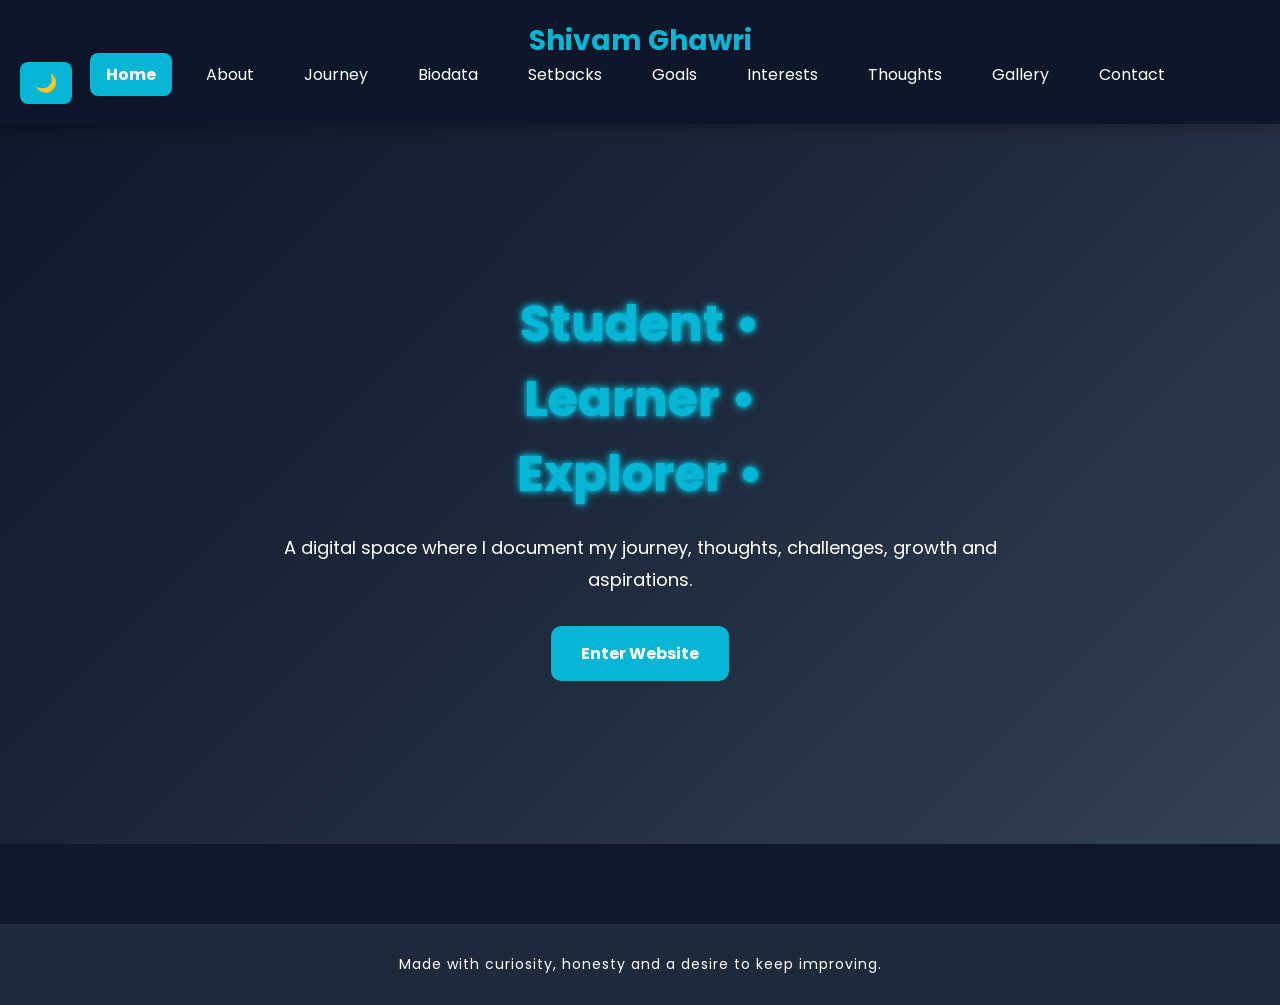
<file: index.html>
<!DOCTYPE html>
<html lang="en">

<head>

<meta charset="UTF-8">
<meta name="viewport" content="width=device-width, initial-scale=1.0">

<title>Shivam Ghawri</title>
<link rel="preconnect" href="https://fonts.googleapis.com">

<link rel="preconnect" href="https://fonts.gstatic.com" crossorigin>

<link href="https://fonts.googleapis.com/css2?family=Poppins:wght@300;400;500;600;700&display=swap" rel="stylesheet">

<link rel="stylesheet" href="style.css">

</head>

<body>

<nav class="navbar">

<h1 class="logo">
Shivam Ghawri
</h1>
<button class="menu-btn" onclick="toggleMenu()">
  ☰
</button>

<ul class="nav-links">
<button id="themeToggle">
  🌙
</button>
<li><a href="index.html">Home</a></li>

<li><a href="about.html">About</a></li>

<li><a href="journey.html">Journey</a></li>

<li><a href="biodata.html">Biodata</a></li>

<li><a href="setbacks.html">Setbacks</a></li>

<li><a href="goal.html">Goals</a></li>

<li><a href="interests.html">Interests</a></li>

<li><a href="thoughts.html">Thoughts</a></li>

<li><a href="gallery.html">Gallery</a></li>


<li><a href="contact.html">Contact</a></li>

</ul>

</nav>

<section class="hero">

<h2 class="hero-title">
  
  <span>Student •</span><br>
  
  <span>Learner •</span><br>
  
  <span>Explorer •</span>
  
</h2>

<p>
A digital space where I document my journey,
thoughts, challenges, growth and aspirations.
</p>

<a href="about.html" class="btn">
Enter Website
</a>

</section>

<footer>
<button id="topBtn">
↑
</button>


<p>
Made with curiosity, honesty and a desire to keep improving.
</p>

</footer>


<script src="script.js"></script>

</body>
</html>
</file>
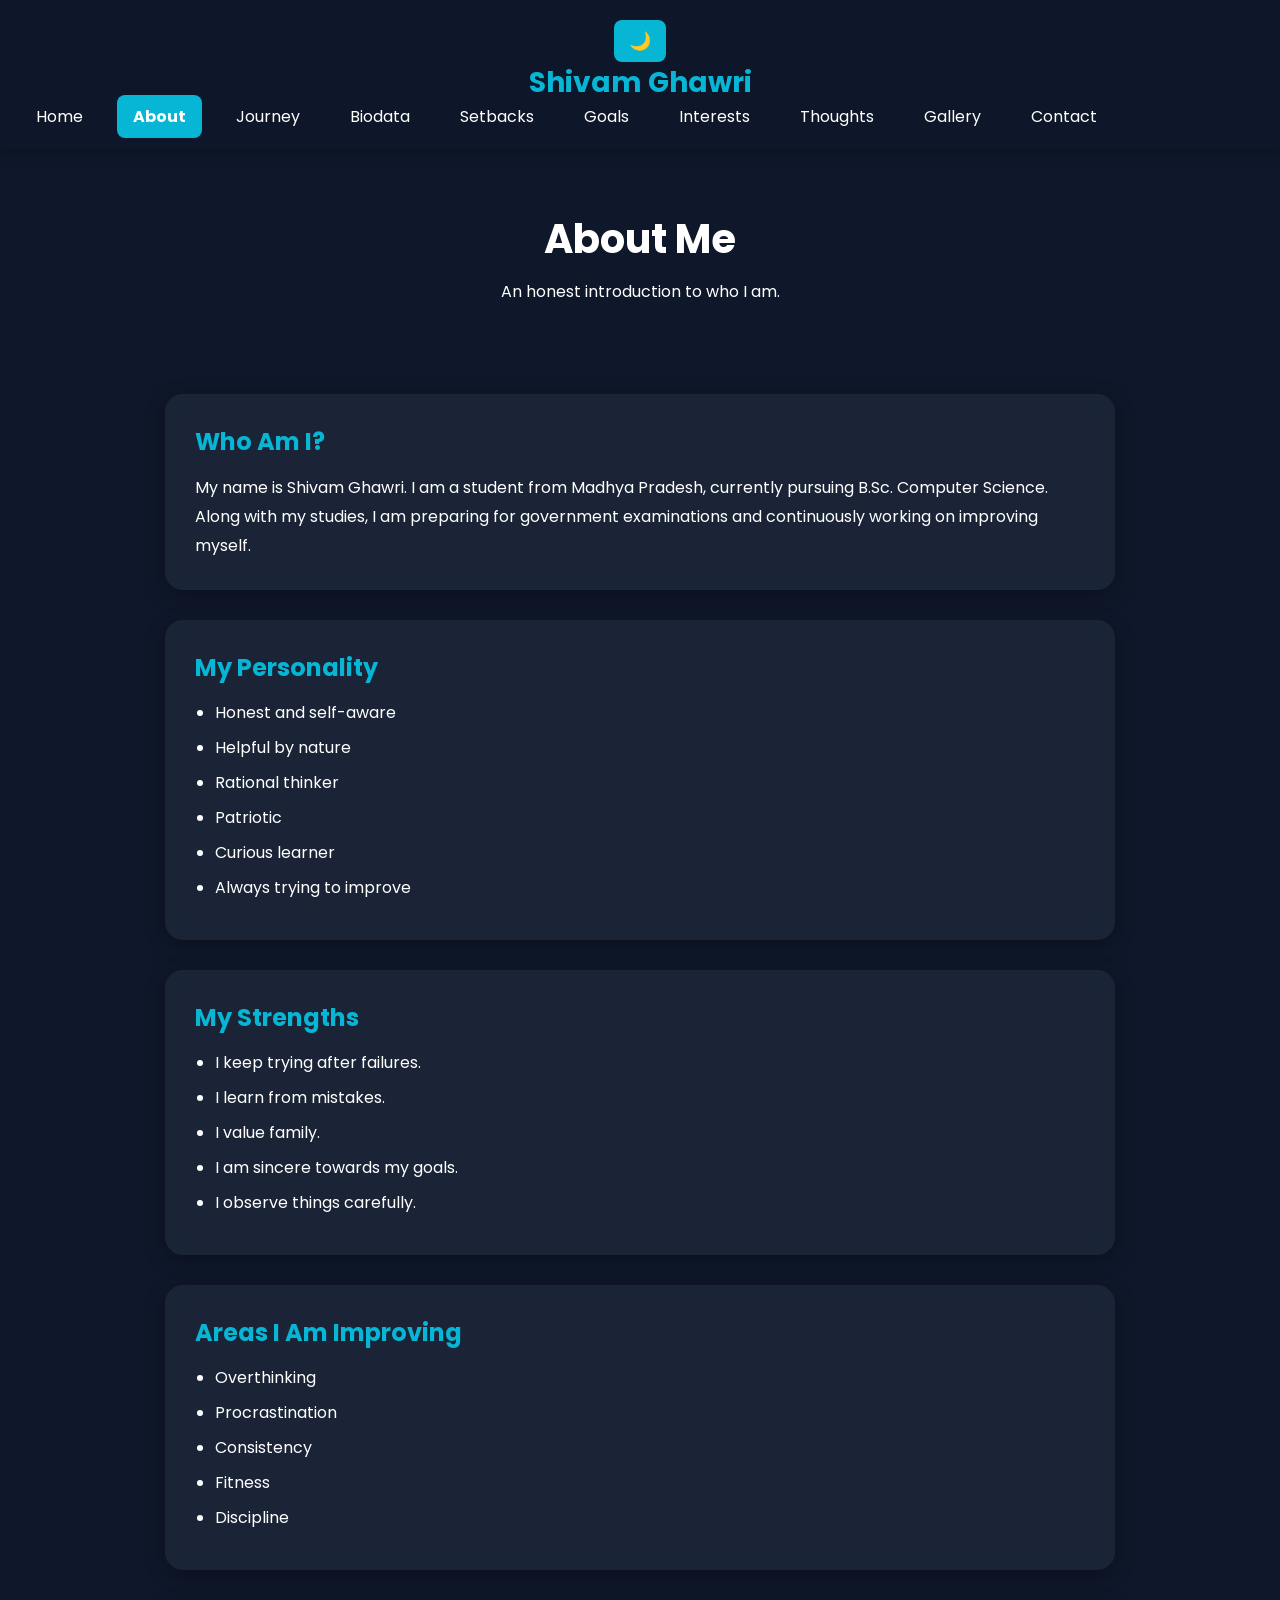
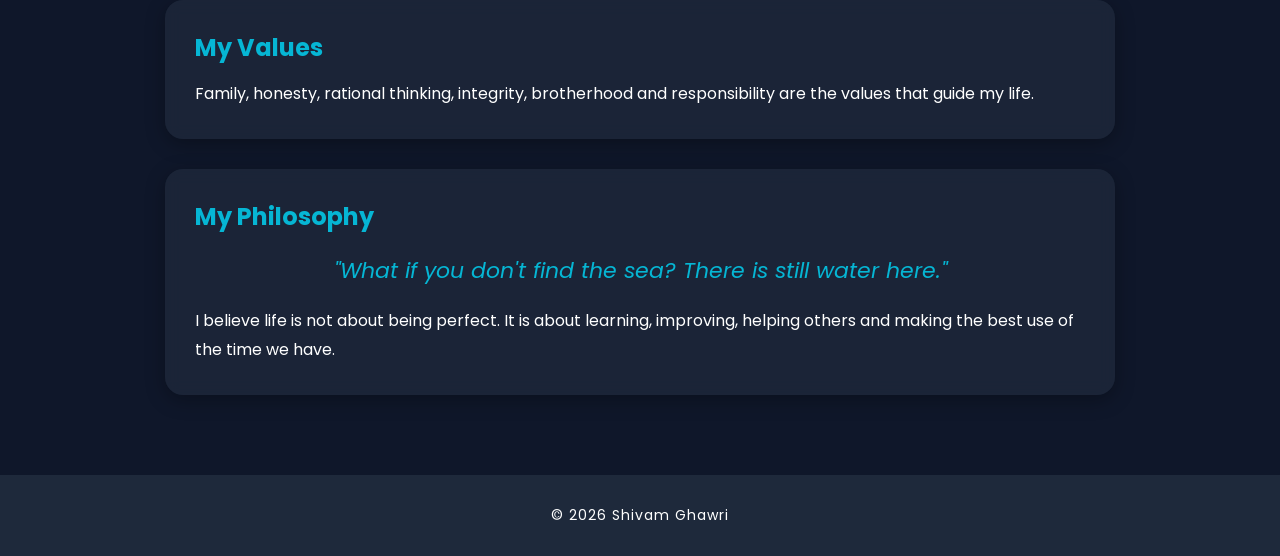
<file: about.html>
<!DOCTYPE html>
<html lang="en">

<head>

<meta charset="UTF-8">
<meta name="viewport" content="width=device-width, initial-scale=1.0">


<title>About Me | Shivam Ghawri</title>
<link rel="preconnect" href="https://fonts.googleapis.com">

<link rel="preconnect" href="https://fonts.gstatic.com" crossorigin>

<link href="https://fonts.googleapis.com/css2?family=Poppins:wght@300;400;500;600;700&display=swap" rel="stylesheet">

<link rel="stylesheet" href="style.css">

</head>

<body>

<nav class="navbar">
  <button id="themeToggle">
  🌙
</button>

<h1 class="logo">
Shivam Ghawri
</h1>
<button class="menu-btn" onclick="toggleMenu()">
  ☰
</button>

<ul class="nav-links">
  
<li><a href="index.html">Home</a></li>

<li><a href="about.html">About</a></li>

<li><a href="journey.html">Journey</a></li>

<li><a href="biodata.html">Biodata</a></li>

<li><a href="setbacks.html">Setbacks</a></li>

<li><a href="goal.html">Goals</a></li>

<li><a href="interests.html">Interests</a></li>

<li><a href="thoughts.html">Thoughts</a></li>

<li><a href="gallery.html">Gallery</a></li>


<li><a href="contact.html">Contact</a></li>


</ul>

</nav>

<section class="page-title">

<h1>About Me</h1>

<p>
An honest introduction to who I am.
</p>

</section>

<section class="card">

<h2>Who Am I?</h2>

<p>
My name is Shivam Ghawri. I am a student from Madhya Pradesh,
currently pursuing B.Sc. Computer Science.
Along with my studies, I am preparing for government examinations
and continuously working on improving myself.
</p>

</section>

<section class="card">

<h2>My Personality</h2>

<ul>

<li>Honest and self-aware</li>

<li>Helpful by nature</li>

<li>Rational thinker</li>

<li>Patriotic</li>

<li>Curious learner</li>

<li>Always trying to improve</li>

</ul>

</section>

<section class="card">

<h2>My Strengths</h2>

<ul>

<li>I keep trying after failures.</li>

<li>I learn from mistakes.</li>

<li>I value family.</li>

<li>I am sincere towards my goals.</li>

<li>I observe things carefully.</li>

</ul>

</section>

<section class="card">

<h2>Areas I Am Improving</h2>

<ul>

<li>Overthinking</li>

<li>Procrastination</li>

<li>Consistency</li>

<li>Fitness</li>

<li>Discipline</li>

</ul>

</section>

<section class="card">

<h2>My Values</h2>

<p>
Family, honesty, rational thinking,
integrity, brotherhood and responsibility
are the values that guide my life.
</p>

</section>

<section class="card">

<h2>My Philosophy</h2>

<blockquote>

"What if you don't find the sea?
There is still water here."

</blockquote>

<p>
I believe life is not about being perfect.
It is about learning, improving,
helping others and making the best use
of the time we have.
</p>

</section>

<footer>
  <button id="topBtn">
↑
</button>

<p>
© 2026 Shivam Ghawri
</p>

</footer>

<script src="script.js"></script>

</body>
</html>
</file>
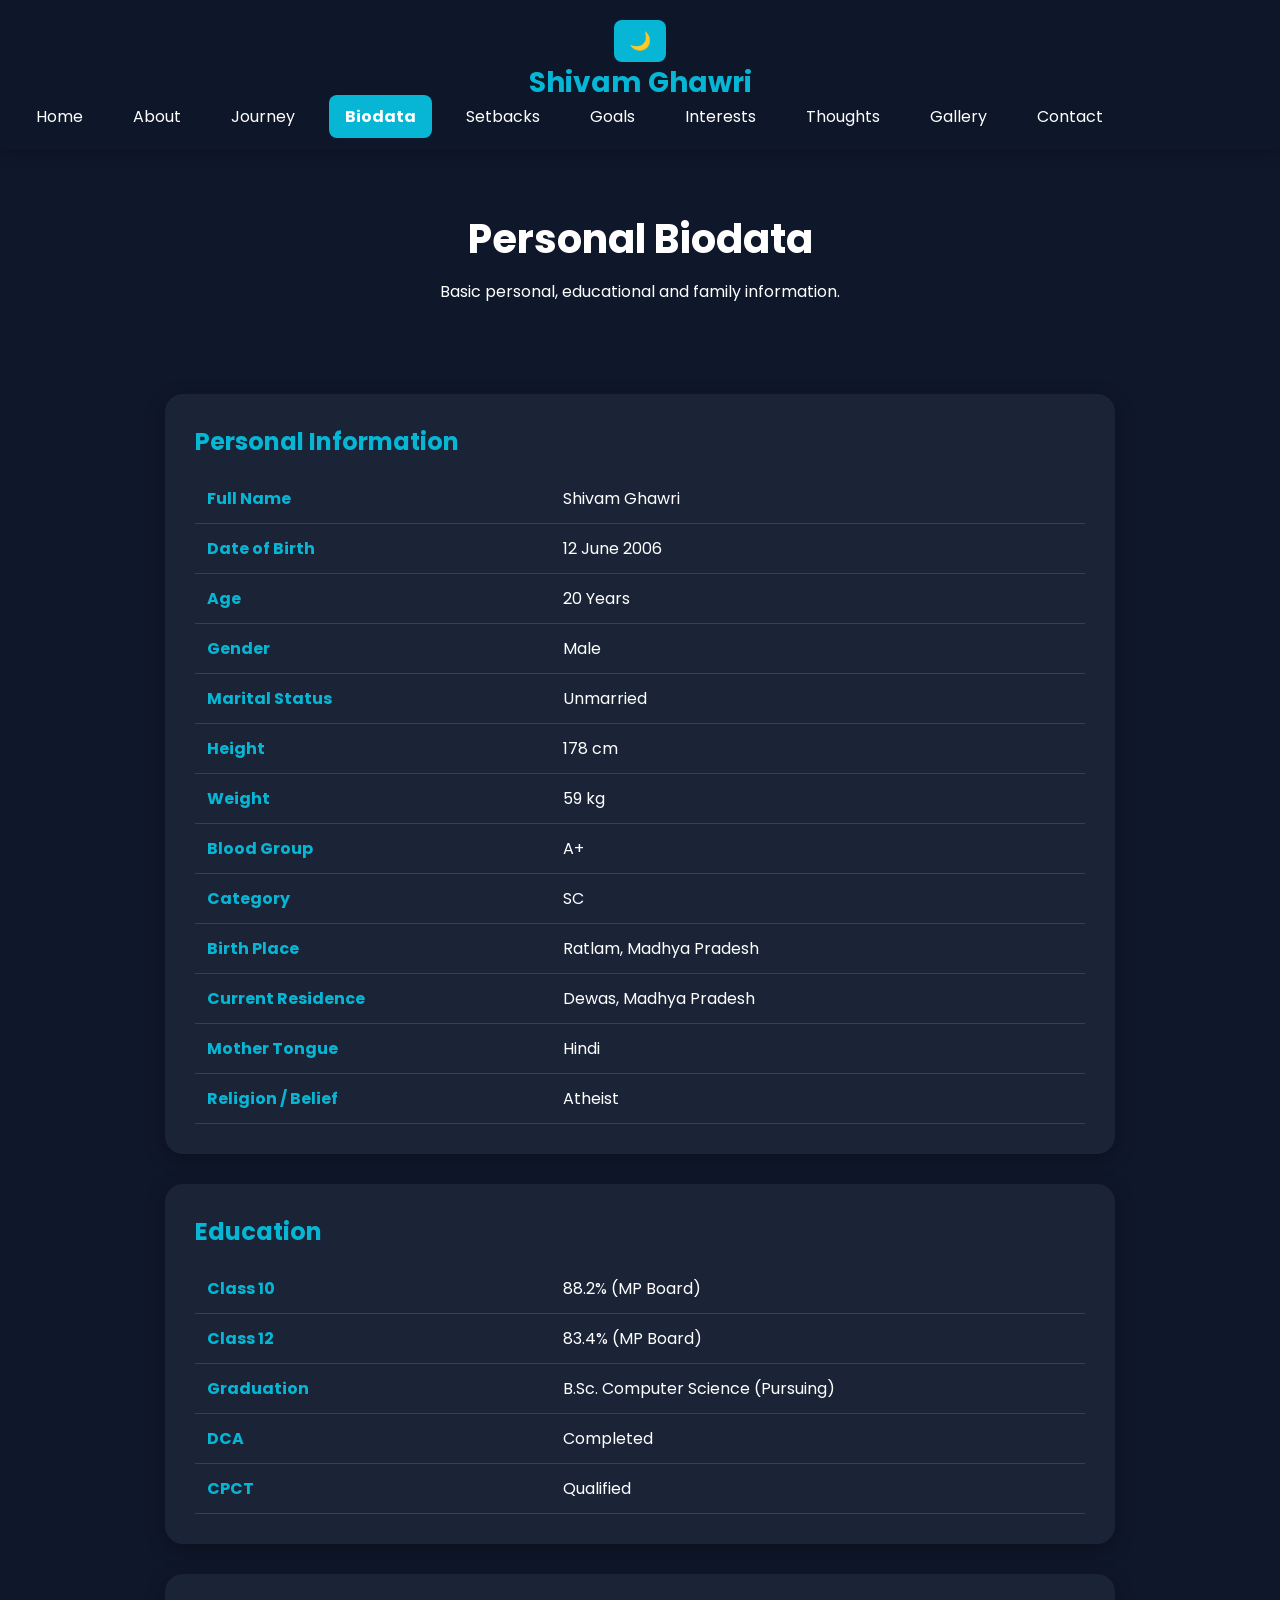
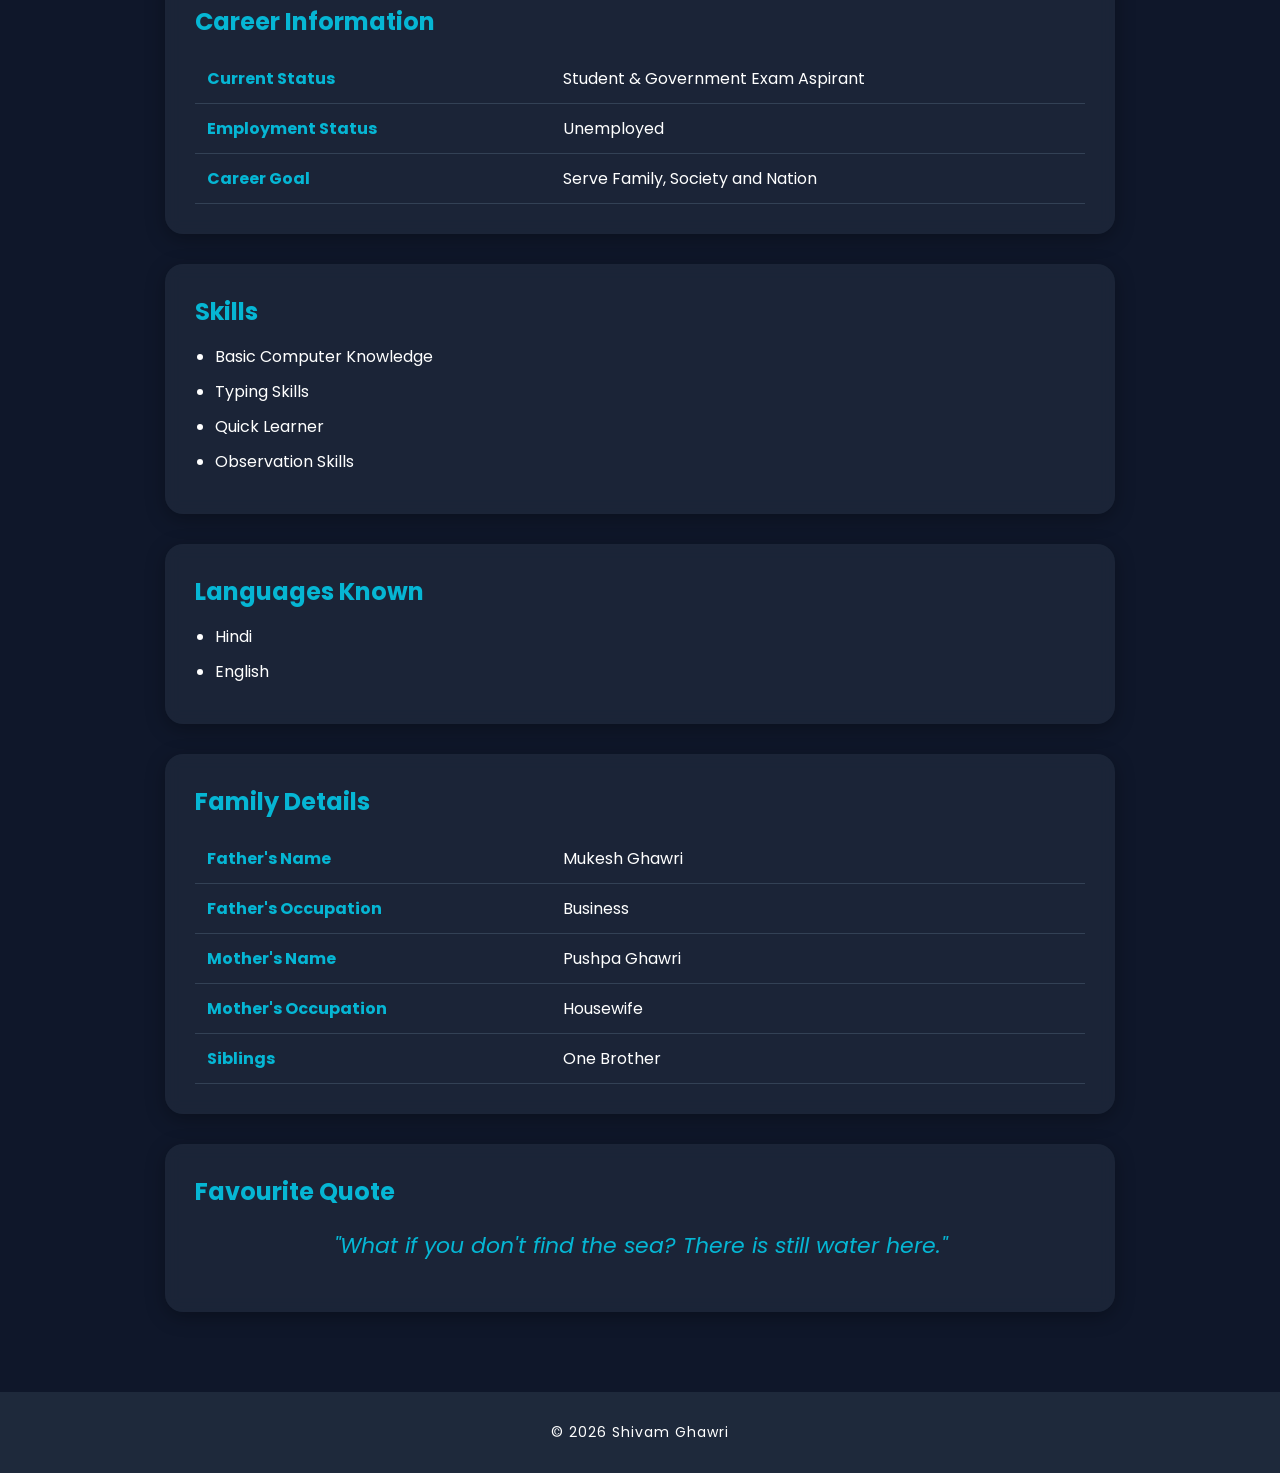
<file: biodata.html>
<!DOCTYPE html>
<html lang="en">

<head>

<meta charset="UTF-8">
<meta name="viewport" content="width=device-width, initial-scale=1.0">

<title>Biodata | Shivam Ghawri</title>
<link rel="preconnect" href="https://fonts.googleapis.com">

<link rel="preconnect" href="https://fonts.gstatic.com" crossorigin>

<link href="https://fonts.googleapis.com/css2?family=Poppins:wght@300;400;500;600;700&display=swap" rel="stylesheet">

<link rel="stylesheet" href="style.css">

</head>

<body>

<nav class="navbar">
  <button id="themeToggle">
  🌙
</button>

<h1 class="logo">
Shivam Ghawri
</h1>
<button class="menu-btn" onclick="toggleMenu()">
  ☰
</button>

<ul class="nav-links">

<li><a href="index.html">Home</a></li>

<li><a href="about.html">About</a></li>

<li><a href="journey.html">Journey</a></li>

<li><a href="biodata.html">Biodata</a></li>

<li><a href="setbacks.html">Setbacks</a></li>

<li><a href="goal.html">Goals</a></li>

<li><a href="interests.html">Interests</a></li>

<li><a href="thoughts.html">Thoughts</a></li>

<li><a href="gallery.html">Gallery</a></li>


<li><a href="contact.html">Contact</a></li>


</ul>

</nav>

<section class="page-title">

<h1>Personal Biodata</h1>

<p>
Basic personal, educational and family information.
</p>

</section>

<section class="card">

<h2>Personal Information</h2>

<table class="biodata-table">

<tr>
<td>Full Name</td>
<td>Shivam Ghawri</td>
</tr>

<tr>
<td>Date of Birth</td>
<td>12 June 2006</td>
</tr>

<tr>
<td>Age</td>
<td>20 Years</td>
</tr>

<tr>
<td>Gender</td>
<td>Male</td>
</tr>

<tr>
<td>Marital Status</td>
<td>Unmarried</td>
</tr>

<tr>
<td>Height</td>
<td>178 cm</td>
</tr>

<tr>
<td>Weight</td>
<td>59 kg</td>
</tr>

<tr>
<td>Blood Group</td>
<td>A+</td>
</tr>

<tr>
<td>Category</td>
<td>SC</td>
</tr>

<tr>
<td>Birth Place</td>
<td>Ratlam, Madhya Pradesh</td>
</tr>

<tr>
<td>Current Residence</td>
<td>Dewas, Madhya Pradesh</td>
</tr>

<tr>
<td>Mother Tongue</td>
<td>Hindi</td>
</tr>

<tr>
<td>Religion / Belief</td>
<td>Atheist</td>
</tr>

</table>

</section>

<section class="card">

<h2>Education</h2>

<table class="biodata-table">

<tr>
<td>Class 10</td>
<td>88.2% (MP Board)</td>
</tr>

<tr>
<td>Class 12</td>
<td>83.4% (MP Board)</td>
</tr>

<tr>
<td>Graduation</td>
<td>B.Sc. Computer Science (Pursuing)</td>
</tr>

<tr>
<td>DCA</td>
<td>Completed</td>
</tr>

<tr>
<td>CPCT</td>
<td>Qualified</td>
</tr>

</table>

</section>

<section class="card">

<h2>Career Information</h2>

<table class="biodata-table">

<tr>
<td>Current Status</td>
<td>Student & Government Exam Aspirant</td>
</tr>

<tr>
<td>Employment Status</td>
<td>Unemployed</td>
</tr>

<tr>
<td>Career Goal</td>
<td>Serve Family, Society and Nation</td>
</tr>

</table>

</section>

<section class="card">

<h2>Skills</h2>

<ul>

<li>Basic Computer Knowledge</li>

<li>Typing Skills</li>

<li>Quick Learner</li>

<li>Observation Skills</li>

</ul>

</section>

<section class="card">

<h2>Languages Known</h2>

<ul>

<li>Hindi</li>

<li>English</li>

</ul>

</section>

<section class="card">

<h2>Family Details</h2>

<table class="biodata-table">

<tr>
<td>Father's Name</td>
<td>Mukesh Ghawri</td>
</tr>

<tr>
<td>Father's Occupation</td>
<td>Business</td>
</tr>

<tr>
<td>Mother's Name</td>
<td>Pushpa Ghawri</td>
</tr>

<tr>
<td>Mother's Occupation</td>
<td>Housewife</td>
</tr>

<tr>
<td>Siblings</td>
<td>One Brother</td>
</tr>

</table>

</section>

<section class="card">

<h2>Favourite Quote</h2>

<blockquote>

"What if you don't find the sea?
There is still water here."

</blockquote>

</section>

<footer>
    <button id="topBtn">
    ↑
  </button>

<p>
© 2026 Shivam Ghawri
</p>

</footer>

<script src="script.js"></script>

</body>
</html>
</file>
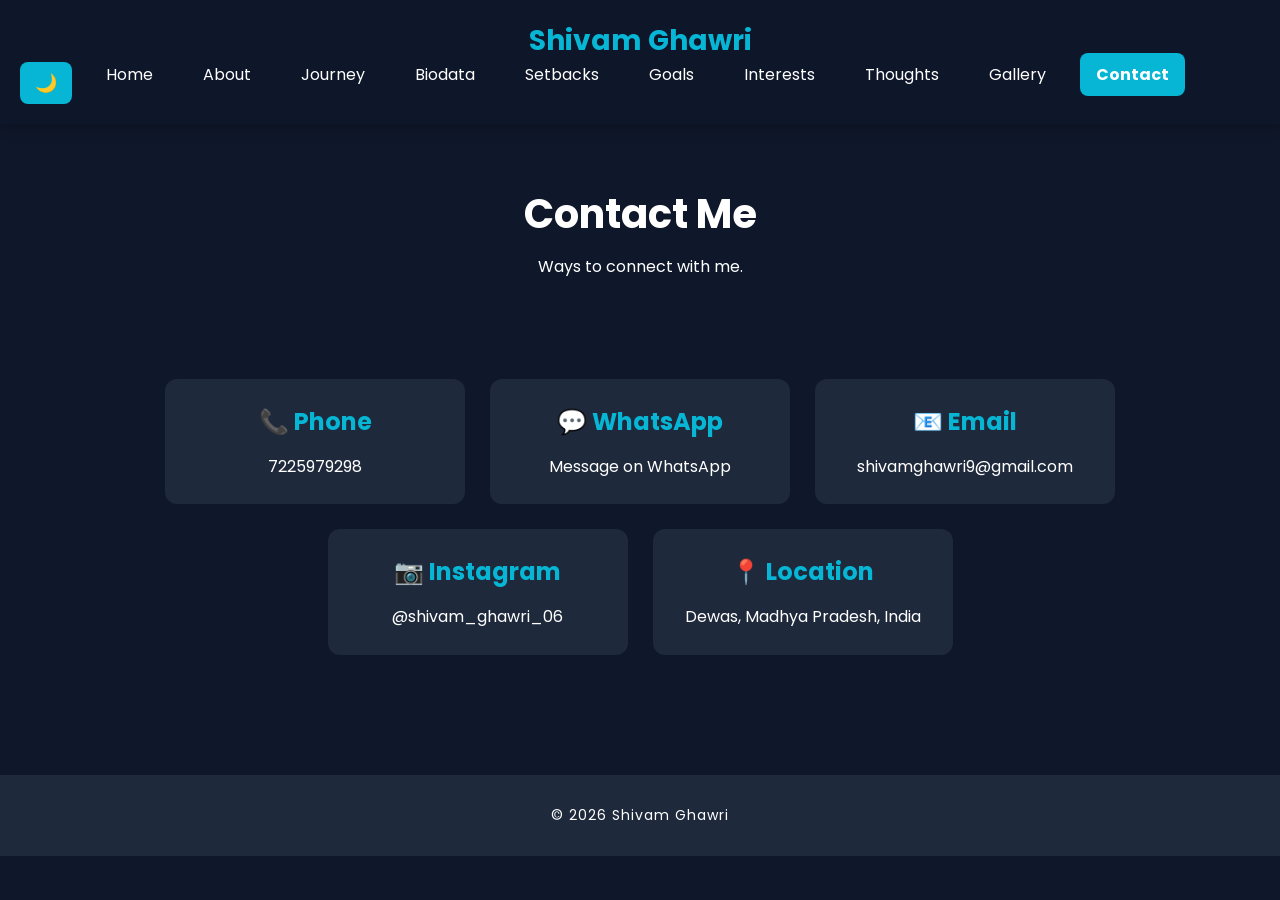
<file: contact.html>
<!DOCTYPE html>
<html lang="en">

<head>

<meta charset="UTF-8">
<meta name="viewport" content="width=device-width, initial-scale=1.0">

<title>Contact | Shivam Ghawri</title>
<link rel="preconnect" href="https://fonts.googleapis.com">

<link rel="preconnect" href="https://fonts.gstatic.com" crossorigin>

<link href="https://fonts.googleapis.com/css2?family=Poppins:wght@300;400;500;600;700&display=swap" rel="stylesheet">

<link rel="stylesheet" href="style.css">

</head>

<body>

<nav class="navbar">

<h1 class="logo">
Shivam Ghawri
</h1>
<button class="menu-btn" onclick="toggleMenu()">
  ☰
</button>

<ul class="nav-links">
  <button id="themeToggle">
  🌙
</button>

<li><a href="index.html">Home</a></li>
<li><a href="about.html">About</a></li>
<li><a href="journey.html">Journey</a></li>
<li><a href="biodata.html">Biodata</a></li>
<li><a href="setbacks.html">Setbacks</a></li>
<li><a href="goals.html">Goals</a></li>
<li><a href="interests.html">Interests</a></li>
<li><a href="thoughts.html">Thoughts</a></li>
<li><a href="gallery.html">Gallery</a></li>
<li><a href="contact.html">Contact</a></li>

</ul>

</nav>

<section class="page-title">

<h1>Contact Me</h1>

<p>
Ways to connect with me.
</p>

</section>

<section class="contact-container">

<div class="contact-card">

<h2>📞 Phone</h2>

<a href="tel:+917225979298">
7225979298
</a>

</div>

<div class="contact-card">

<h2>💬 WhatsApp</h2>

<a href="https://wa.me/917225979298" target="_blank">
Message on WhatsApp
</a>

</div>

<div class="contact-card">

<h2>📧 Email</h2>

<a href="mailto:shivamghawri9@gmail.com">
shivamghawri9@gmail.com
</a>

</div>

<div class="contact-card">

<h2>📷 Instagram</h2>

<a href="https://instagram.com/shivam_ghawri_06" target="_blank">
@shivam_ghawri_06
</a>

</div>

<div class="contact-card">

<h2>📍 Location</h2>

<p>
Dewas, Madhya Pradesh, India
</p>

</div>

</section>

<footer>
    <button id="topBtn">
    ↑
  </button>

<p>
© 2026 Shivam Ghawri
</p>

</footer>

<script src="script.js"></script>

</body>
</html>
</file>
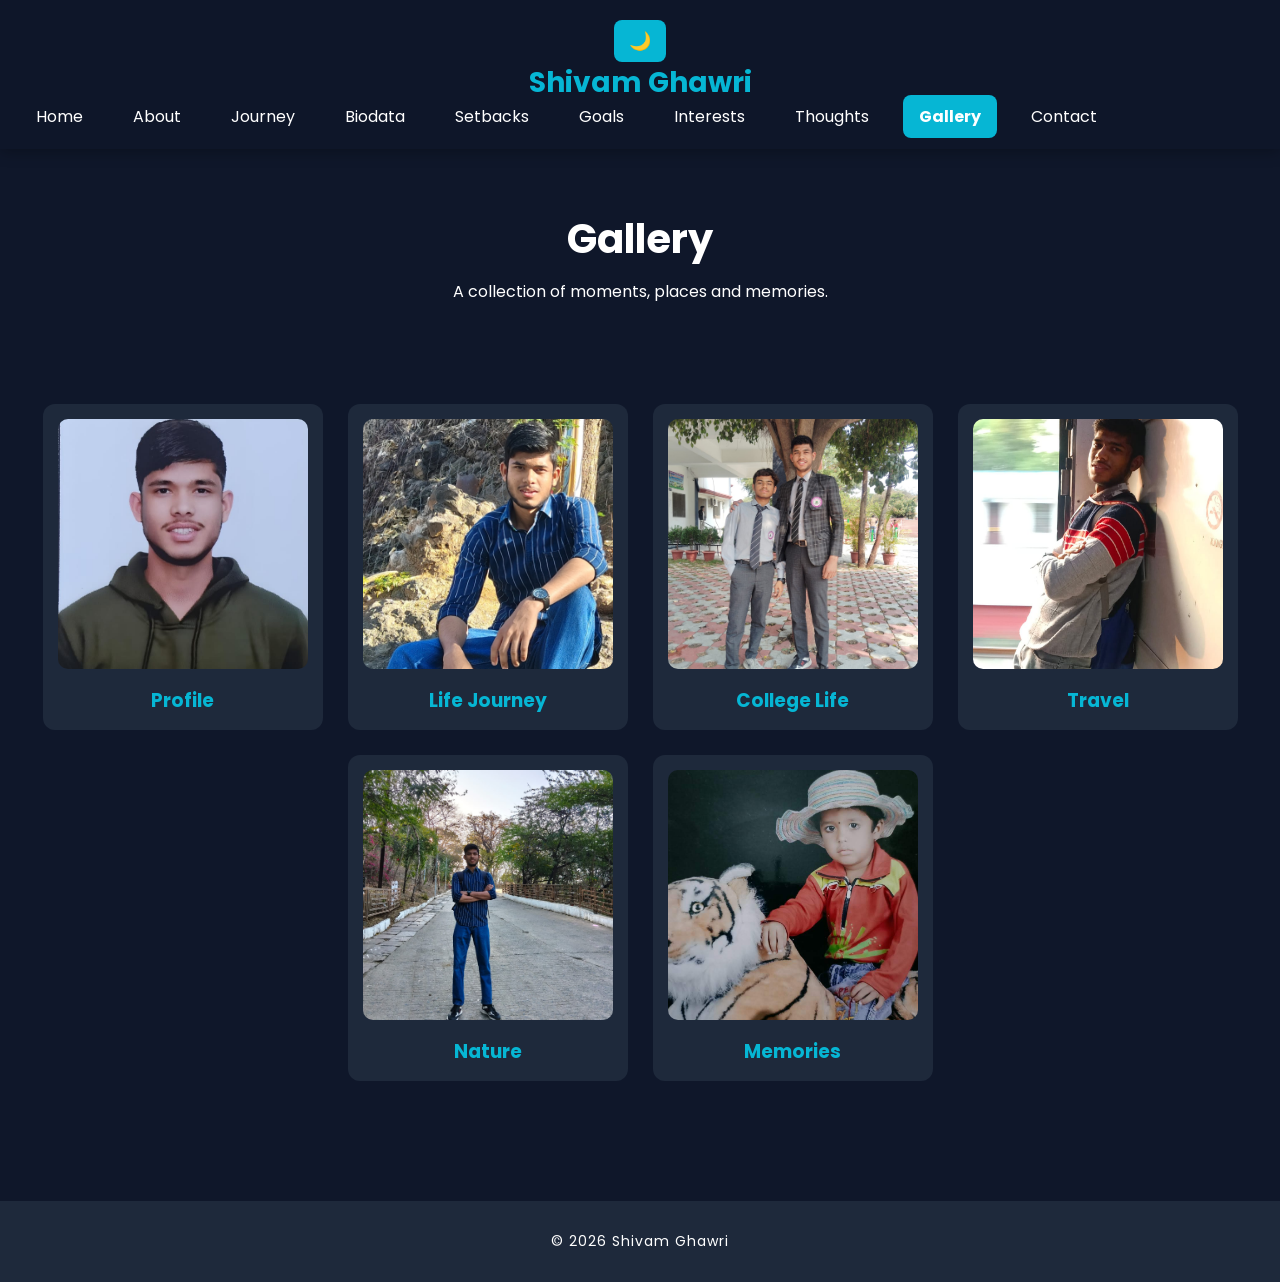
<file: gallery.html>
<!DOCTYPE html>
<html lang="en">

<head>

<meta charset="UTF-8">
<meta name="viewport" content="width=device-width, initial-scale=1.0">

<title>Gallery | Shivam Ghawri</title>
<link rel="preconnect" href="https://fonts.googleapis.com">

<link rel="preconnect" href="https://fonts.gstatic.com" crossorigin>

<link href="https://fonts.googleapis.com/css2?family=Poppins:wght@300;400;500;600;700&display=swap" rel="stylesheet">

<link rel="stylesheet" href="style.css">

</head>

<body>

<nav class="navbar">
<button id="themeToggle">
  🌙
</button>
<h1 class="logo">
Shivam Ghawri
</h1>
<button class="menu-btn" onclick="toggleMenu()">
  ☰
</button>

<ul class="nav-links">

<li><a href="index.html">Home</a></li>
<li><a href="about.html">About</a></li>
<li><a href="journey.html">Journey</a></li>
<li><a href="biodata.html">Biodata</a></li>
<li><a href="setbacks.html">Setbacks</a></li>
<li><a href="goals.html">Goals</a></li>
<li><a href="interests.html">Interests</a></li>
<li><a href="thoughts.html">Thoughts</a></li>
<li><a href="gallery.html">Gallery</a></li>
<li><a href="contact.html">Contact</a></li>

</ul>

</nav>

<section class="page-title">

<h1>Gallery</h1>

<p>
A collection of moments, places and memories.
</p>

</section>

<section class="gallery-container">

<div class="gallery-item">

<img src="IMG-20260608-WA0024.jpg" alt="Profile Photo">

<h3>Profile</h3>

</div>

<div class="gallery-item">

<img src="IMG-20260611-WA0070.jpg" alt="Photo 1">

<h3>Life Journey</h3>

</div>

<div class="gallery-item">

<img src="IMG-20260203-WA0009.jpg" alt="Photo 2">

<h3>College Life</h3>

</div>

<div class="gallery-item">

<img src="IMG-20260612-WA0019.jpg" alt="Photo 3">

<h3>Travel</h3>

</div>

<div class="gallery-item">

<img src="IMG-20260611-WA0077.jpg" alt="Photo 4">

<h3>Nature</h3>

</div>

<div class="gallery-item">

<img src="IMG-20260611-WA0075.jpg" alt="Photo 5">

<h3>Memories</h3>

</div>

</section>
<div id="lightbox">

<span id="closeLightbox">
✖
</span>

<img id="lightboxImg">

</div>

<footer>
    <button id="topBtn">
    ↑
  </button>

<p>
© 2026 Shivam Ghawri
</p>

</footer>

<script src="script.js"></script>

</body>
</html>
</file>
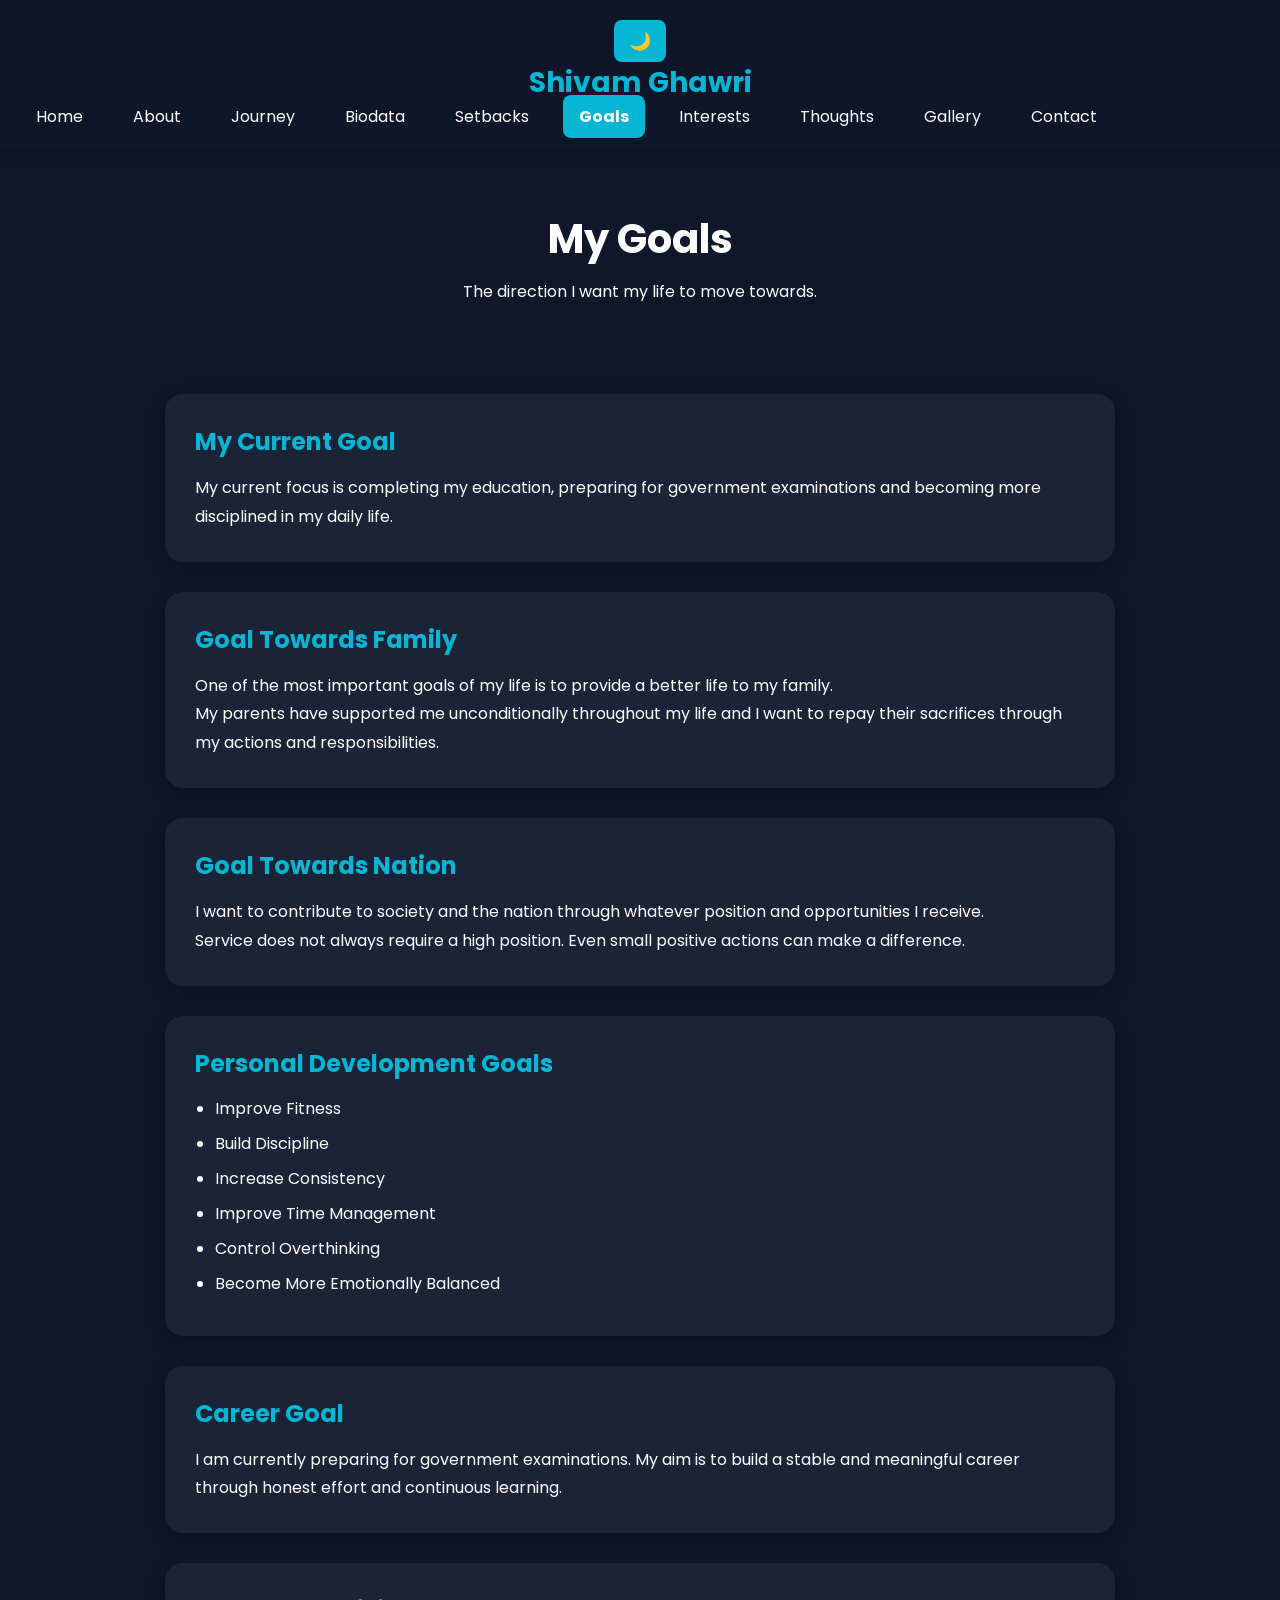
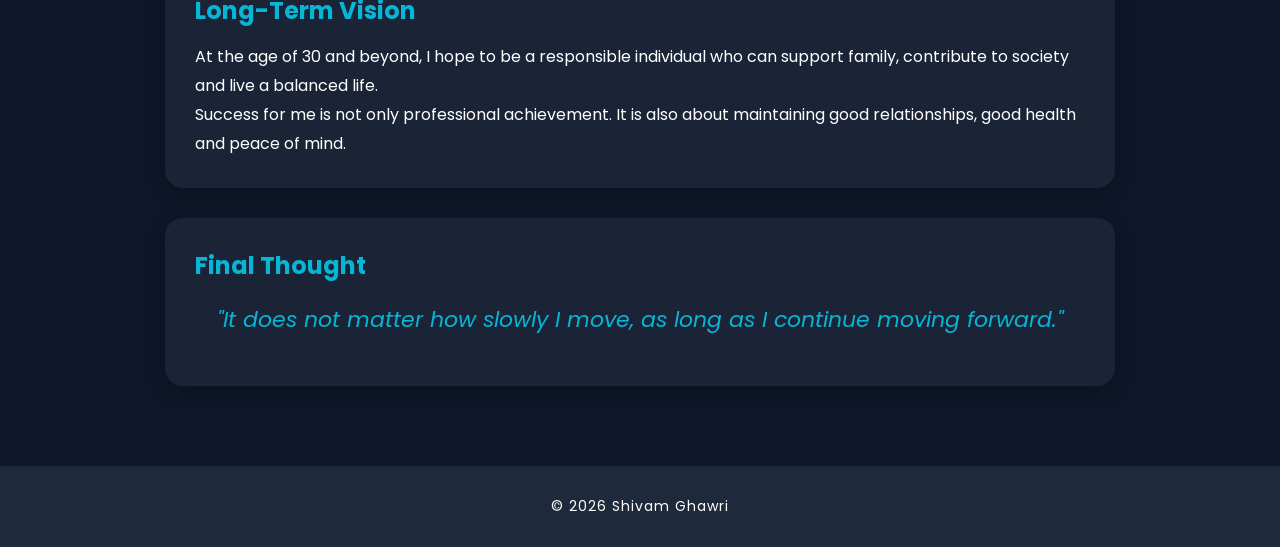
<file: goal.html>
<!DOCTYPE html>
<html lang="en">

<head>
  
  <meta charset="UTF-8">
  <meta name="viewport" content="width=device-width, initial-scale=1.0">
  
  <title>Goals | Shivam Ghawri</title>
  <link rel="preconnect" href="https://fonts.googleapis.com">

<link rel="preconnect" href="https://fonts.gstatic.com" crossorigin>

<link href="https://fonts.googleapis.com/css2?family=Poppins:wght@300;400;500;600;700&display=swap" rel="stylesheet">
  
  <link rel="stylesheet" href="style.css">
  
</head>

<body>
  
  <nav class="navbar">
    <button id="themeToggle">
  🌙
</button>
    <h1 class="logo">
      Shivam Ghawri
    </h1>
    <button class="menu-btn" onclick="toggleMenu()">
  ☰
</button>
    
    <ul class="nav-links">
      
<li><a href="index.html">Home</a></li>

<li><a href="about.html">About</a></li>

<li><a href="journey.html">Journey</a></li>

<li><a href="biodata.html">Biodata</a></li>

<li><a href="setbacks.html">Setbacks</a></li>

<li><a href="goal.html">Goals</a></li>

<li><a href="interests.html">Interests</a></li>

<li><a href="thoughts.html">Thoughts</a></li>

<li><a href="gallery.html">Gallery</a></li>


<li><a href="contact.html">Contact</a></li>

      
    </ul>
    
  </nav>
  
  <section class="page-title">
    
    <h1>My Goals</h1>
    
    <p>
      The direction I want my life to move towards.
    </p>
    
  </section>
  
  <section class="card">
    
    <h2>My Current Goal</h2>
    
    <p>
      My current focus is completing my education,
      preparing for government examinations and
      becoming more disciplined in my daily life.
    </p>
    
  </section>
  
  <section class="card">
    
    <h2>Goal Towards Family</h2>
    
    <p>
      One of the most important goals of my life is
      to provide a better life to my family.
    </p>
    
    <p>
      My parents have supported me unconditionally
      throughout my life and I want to repay their
      sacrifices through my actions and responsibilities.
    </p>
    
  </section>
  
  <section class="card">
    
    <h2>Goal Towards Nation</h2>
    
    <p>
      I want to contribute to society and the nation
      through whatever position and opportunities I receive.
    </p>
    
    <p>
      Service does not always require a high position.
      Even small positive actions can make a difference.
    </p>
    
  </section>
  
  <section class="card">
    
    <h2>Personal Development Goals</h2>
    
    <ul>
      
      <li>Improve Fitness</li>
      
      <li>Build Discipline</li>
      
      <li>Increase Consistency</li>
      
      <li>Improve Time Management</li>
      
      <li>Control Overthinking</li>
      
      <li>Become More Emotionally Balanced</li>
      
    </ul>
    
  </section>
  
  <section class="card">
    
    <h2>Career Goal</h2>
    
    <p>
      I am currently preparing for government examinations.
      My aim is to build a stable and meaningful career
      through honest effort and continuous learning.
    </p>
    
  </section>
  
  <section class="card">
    
    <h2>Long-Term Vision</h2>
    
    <p>
      At the age of 30 and beyond,
      I hope to be a responsible individual
      who can support family, contribute to society
      and live a balanced life.
    </p>
    
    <p>
      Success for me is not only professional achievement.
      It is also about maintaining good relationships,
      good health and peace of mind.
    </p>
    
  </section>
  
  <section class="card">
    
    <h2>Final Thought</h2>
    
    <blockquote>
      
      "It does not matter how slowly I move,
      as long as I continue moving forward."
      
    </blockquote>
    
  </section>
  
  <footer>
      <button id="topBtn">
    ↑
  </button>
    
    <p>
      © 2026 Shivam Ghawri
    </p>
    
  </footer>
  
  <script src="script.js"></script>
  
</body>

</html>
</file>
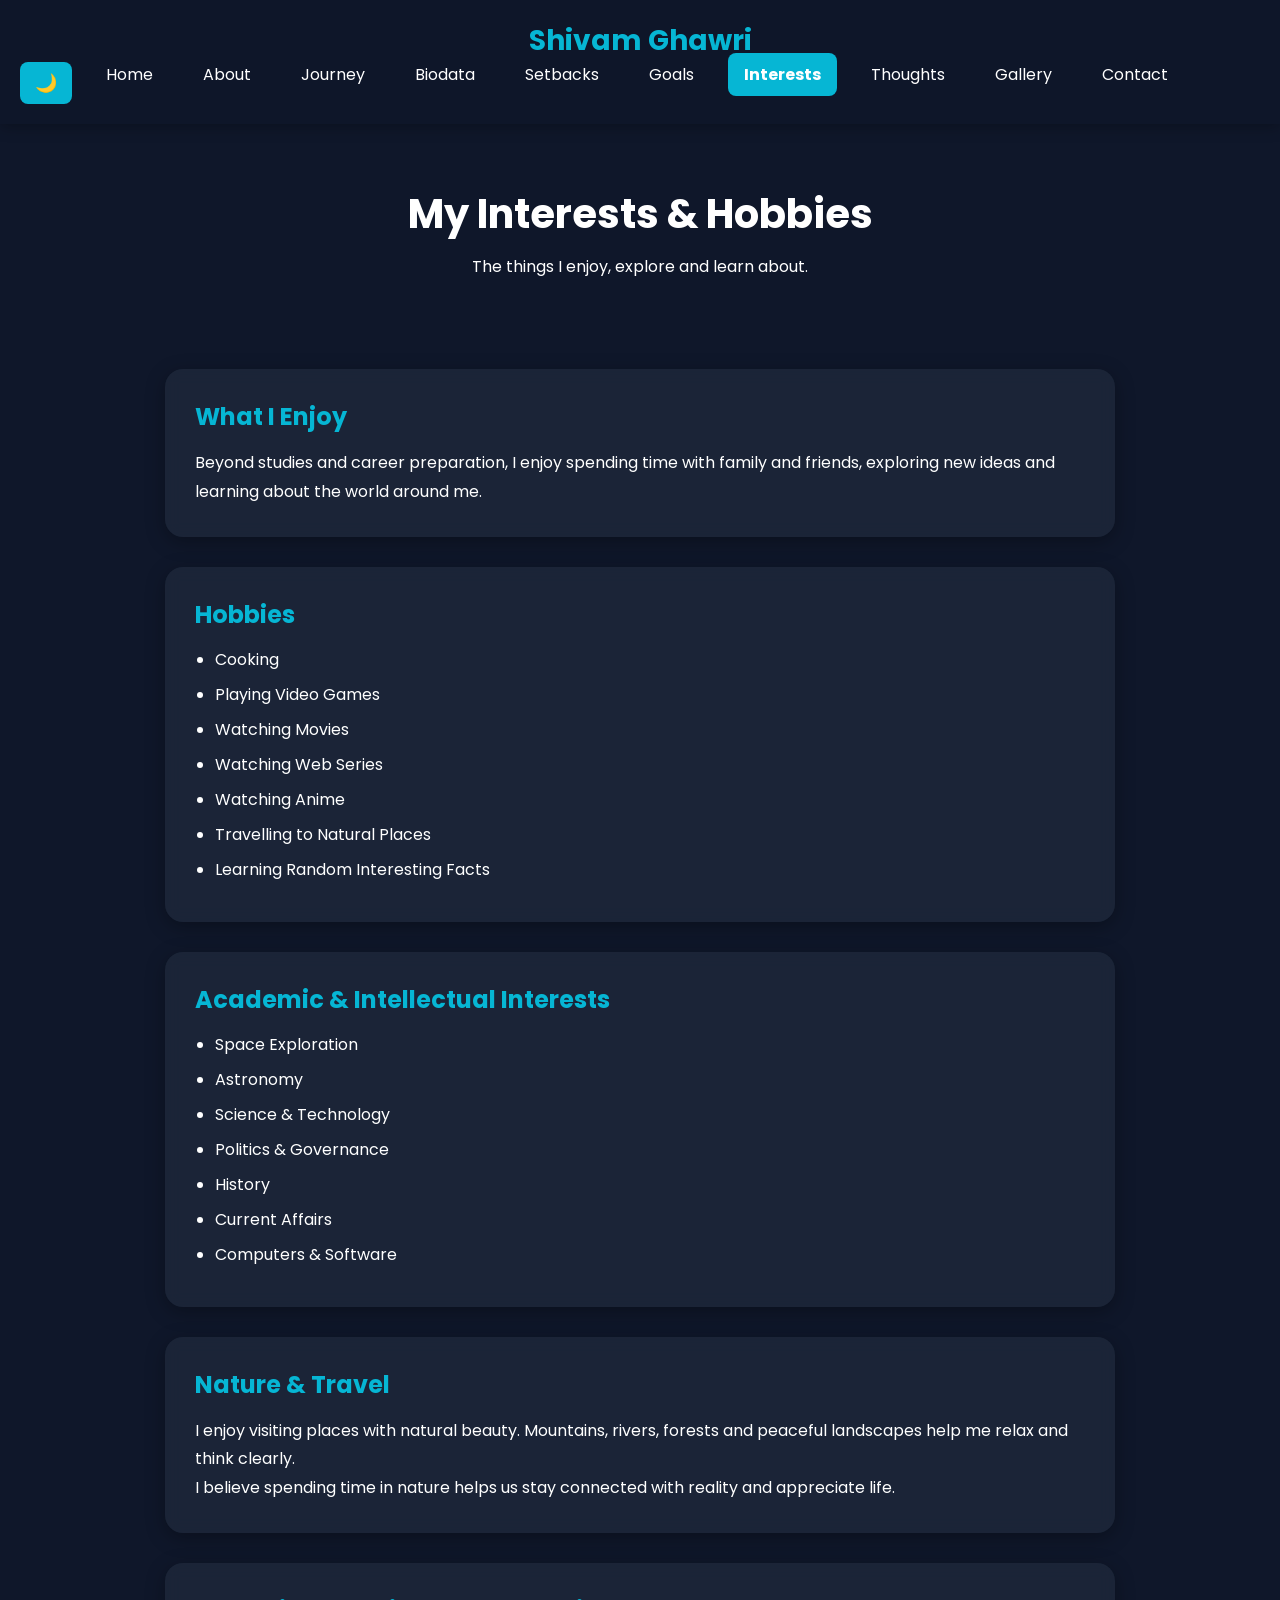
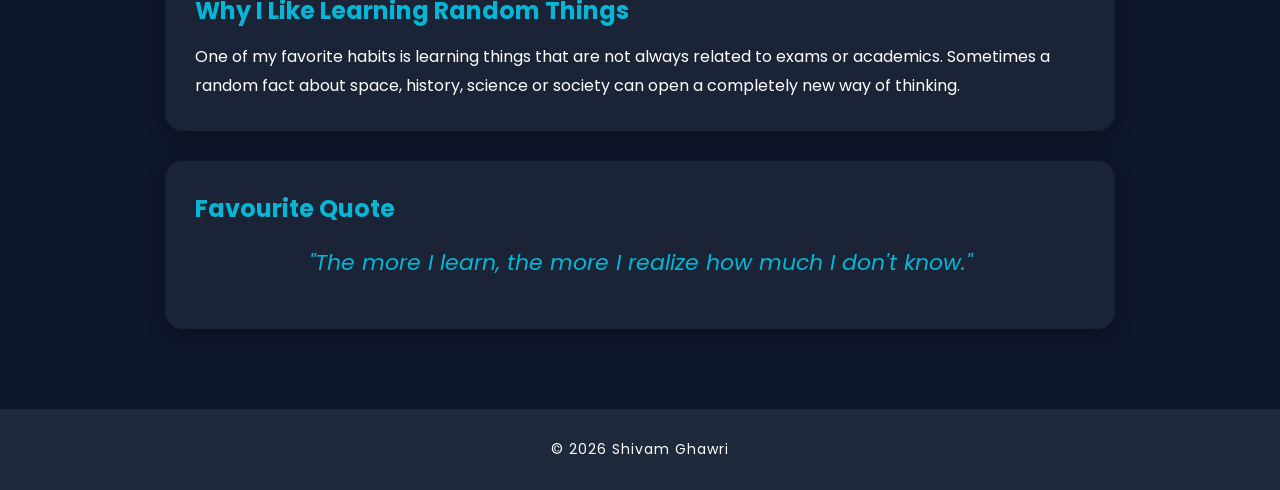
<file: interests.html>
<!DOCTYPE html>
<html lang="en">

<head>
  
  <meta charset="UTF-8">
  <meta name="viewport" content="width=device-width, initial-scale=1.0">
  
  <title>Interests & Hobbies | Shivam Ghawri</title>
  <link rel="preconnect" href="https://fonts.googleapis.com">

<link rel="preconnect" href="https://fonts.gstatic.com" crossorigin>

<link href="https://fonts.googleapis.com/css2?family=Poppins:wght@300;400;500;600;700&display=swap" rel="stylesheet">
  <link rel="stylesheet" href="style.css">
  
</head>

<body>
  
  <nav class="navbar">
    
    <h1 class="logo">
      Shivam Ghawri
    </h1>
    
    <button class="menu-btn" onclick="toggleMenu()">
  ☰
</button>
    
    <ul class="nav-links">
      <button id="themeToggle">
  🌙
</button>
      
<li><a href="index.html">Home</a></li>

<li><a href="about.html">About</a></li>

<li><a href="journey.html">Journey</a></li>

<li><a href="biodata.html">Biodata</a></li>

<li><a href="setbacks.html">Setbacks</a></li>

<li><a href="goal.html">Goals</a></li>

<li><a href="interests.html">Interests</a></li>

<li><a href="thoughts.html">Thoughts</a></li>

<li><a href="gallery.html">Gallery</a></li>


<li><a href="contact.html">Contact</a></li>

      
    </ul>
    
  </nav>
  
  <section class="page-title">
    
    <h1>My Interests & Hobbies</h1>
    
    <p>
      The things I enjoy, explore and learn about.
    </p>
    
  </section>
  
  <section class="card">
    
    <h2>What I Enjoy</h2>
    
    <p>
      Beyond studies and career preparation, I enjoy spending
      time with family and friends, exploring new ideas and
      learning about the world around me.
    </p>
    
  </section>
  
  <section class="card">
    
    <h2>Hobbies</h2>
    
    <ul>
      
      <li>Cooking</li>
      
      <li>Playing Video Games</li>
      
      <li>Watching Movies</li>
      
      <li>Watching Web Series</li>
      
      <li>Watching Anime</li>
      
      <li>Travelling to Natural Places</li>
      
      <li>Learning Random Interesting Facts</li>
      
    </ul>
    
  </section>
  
  <section class="card">
    
    <h2>Academic & Intellectual Interests</h2>
    
    <ul>
      
      <li>Space Exploration</li>
      
      <li>Astronomy</li>
      
      <li>Science & Technology</li>
      
      <li>Politics & Governance</li>
      
      <li>History</li>
      
      <li>Current Affairs</li>
      
      <li>Computers & Software</li>
      
    </ul>
    
  </section>
  
  <section class="card">
    
    <h2>Nature & Travel</h2>
    
    <p>
      I enjoy visiting places with natural beauty.
      Mountains, rivers, forests and peaceful landscapes
      help me relax and think clearly.
    </p>
    
    <p>
      I believe spending time in nature helps us stay
      connected with reality and appreciate life.
    </p>
    
  </section>
  
  <section class="card">
    
    <h2>Why I Like Learning Random Things</h2>
    
    <p>
      One of my favorite habits is learning things that are
      not always related to exams or academics.
      Sometimes a random fact about space, history, science
      or society can open a completely new way of thinking.
    </p>
    
  </section>
  
  <section class="card">
    
    <h2>Favourite Quote</h2>
    
    <blockquote>
      
      "The more I learn, the more I realize how much I don't know."
      
    </blockquote>
    
  </section>
  
  <footer>
      <button id="topBtn">
    ↑
  </button>
    
    <p>
      © 2026 Shivam Ghawri
    </p>
    
  </footer>
  
  <script src="script.js"></script>
  
</body>

</html>
</file>
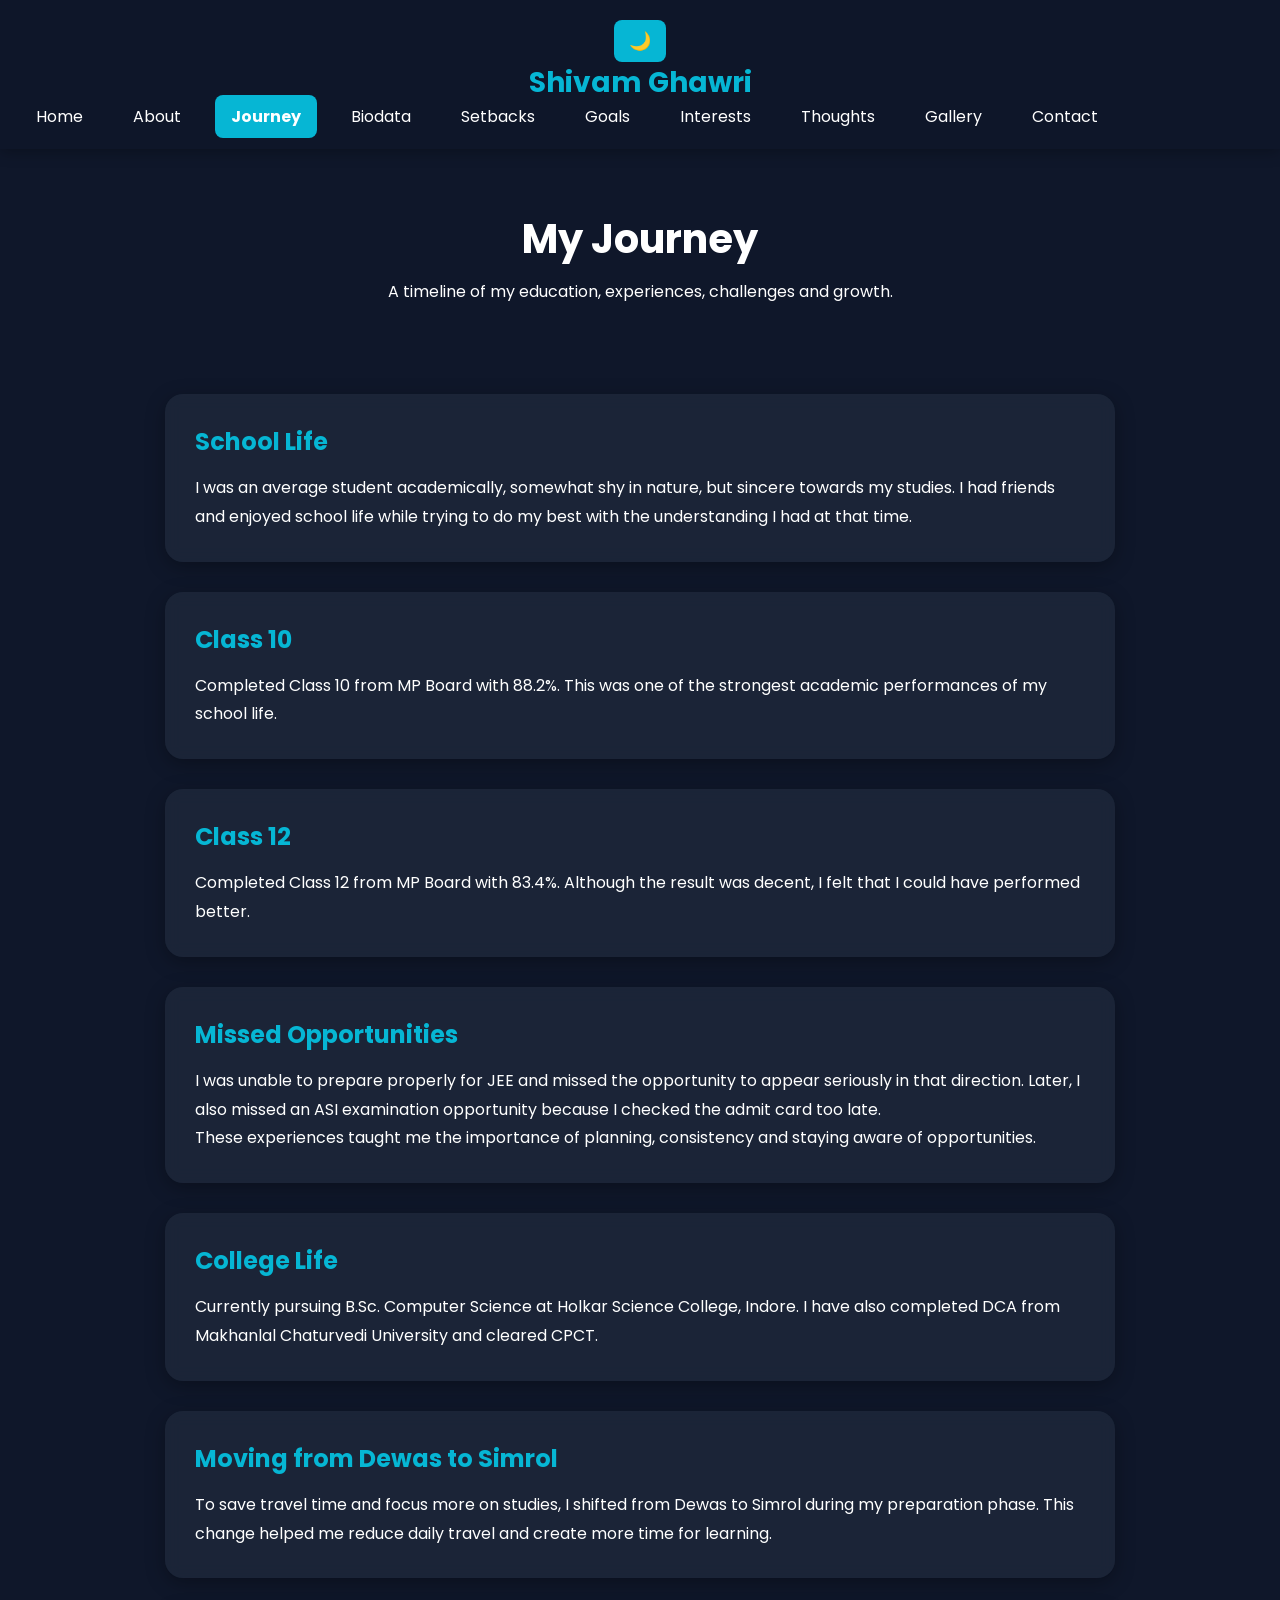
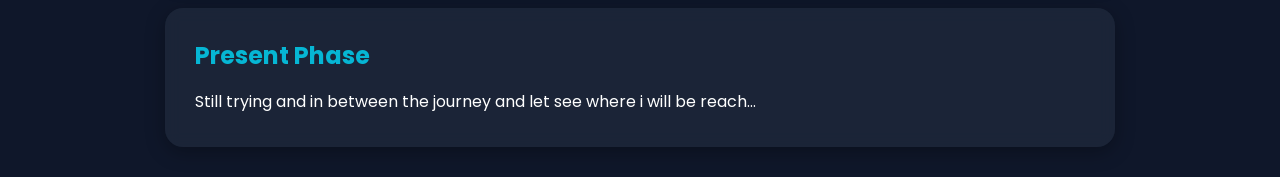
<file: journey.html>
<!DOCTYPE html>
<html lang="en">

<head>
  
  <meta charset="UTF-8">
  <meta name="viewport" content="width=device-width, initial-scale=1.0">
  
  <title>My Journey | Shivam Ghawri</title>
  <link rel="preconnect" href="https://fonts.googleapis.com">

<link rel="preconnect" href="https://fonts.gstatic.com" crossorigin>

<link href="https://fonts.googleapis.com/css2?family=Poppins:wght@300;400;500;600;700&display=swap" rel="stylesheet">
  
  <link rel="stylesheet" href="style.css">
  
</head>

<body>
  
  <nav class="navbar">
    <button id="themeToggle">
  🌙
</button>
    
    <h1 class="logo">
      Shivam Ghawri
    </h1>
    
    <button class="menu-btn" onclick="toggleMenu()">
  ☰
</button>
    
    <ul class="nav-links">
      
<li><a href="index.html">Home</a></li>

<li><a href="about.html">About</a></li>

<li><a href="journey.html">Journey</a></li>

<li><a href="biodata.html">Biodata</a></li>

<li><a href="setbacks.html">Setbacks</a></li>

<li><a href="goal.html">Goals</a></li>

<li><a href="interests.html">Interests</a></li>

<li><a href="thoughts.html">Thoughts</a></li>

<li><a href="gallery.html">Gallery</a></li>


<li><a href="contact.html">Contact</a></li>

      
    </ul>
    
  </nav>
  
  <section class="page-title">
    
    <h1>My Journey</h1>
    
    <p>
      A timeline of my education, experiences,
      challenges and growth.
    </p>
    
  </section>
  
  <section class="card">
    
    <h2>School Life</h2>
    
    <p>
      I was an average student academically,
      somewhat shy in nature, but sincere towards my studies.
      I had friends and enjoyed school life while trying
      to do my best with the understanding I had at that time.
    </p>
    
  </section>
  
  <section class="card">
    
    <h2>Class 10</h2>
    
    <p>
      Completed Class 10 from MP Board with 88.2%.
      This was one of the strongest academic performances
      of my school life.
    </p>
    
  </section>
  
  <section class="card">
    
    <h2>Class 12</h2>
    
    <p>
      Completed Class 12 from MP Board with 83.4%.
      Although the result was decent, I felt that I could
      have performed better.
    </p>
    
  </section>
  
  <section class="card">
    
    <h2>Missed Opportunities</h2>
    
    <p>
      I was unable to prepare properly for JEE and missed
      the opportunity to appear seriously in that direction.
      Later, I also missed an ASI examination opportunity
      because I checked the admit card too late.
    </p>
    
    <p>
      These experiences taught me the importance of planning,
      consistency and staying aware of opportunities.
    </p>
    
  </section>
  
  <section class="card">
    
    <h2>College Life</h2>
    
    <p>
      Currently pursuing B.Sc. Computer Science at
      Holkar Science College, Indore.
      I have also completed DCA from Makhanlal Chaturvedi University
      and cleared CPCT.
    </p>
    
  </section>
  
  <section class="card">
    
    <h2>Moving from Dewas to Simrol</h2>
    
    <p>
      To save travel time and focus more on studies,
      I shifted from Dewas to Simrol during my preparation phase.
      This change helped me reduce daily travel and
      create more time for learning.
    </p>
    
  </section>
  
  <section class="card">
    
    <h2>Present Phase</h2>
    <p> Still trying and in between the journey and let see where i will be reach...</p>
    </section>
    <button id="topBtn">
  ↑
</button>

<script src="script.js"></script>
</file>
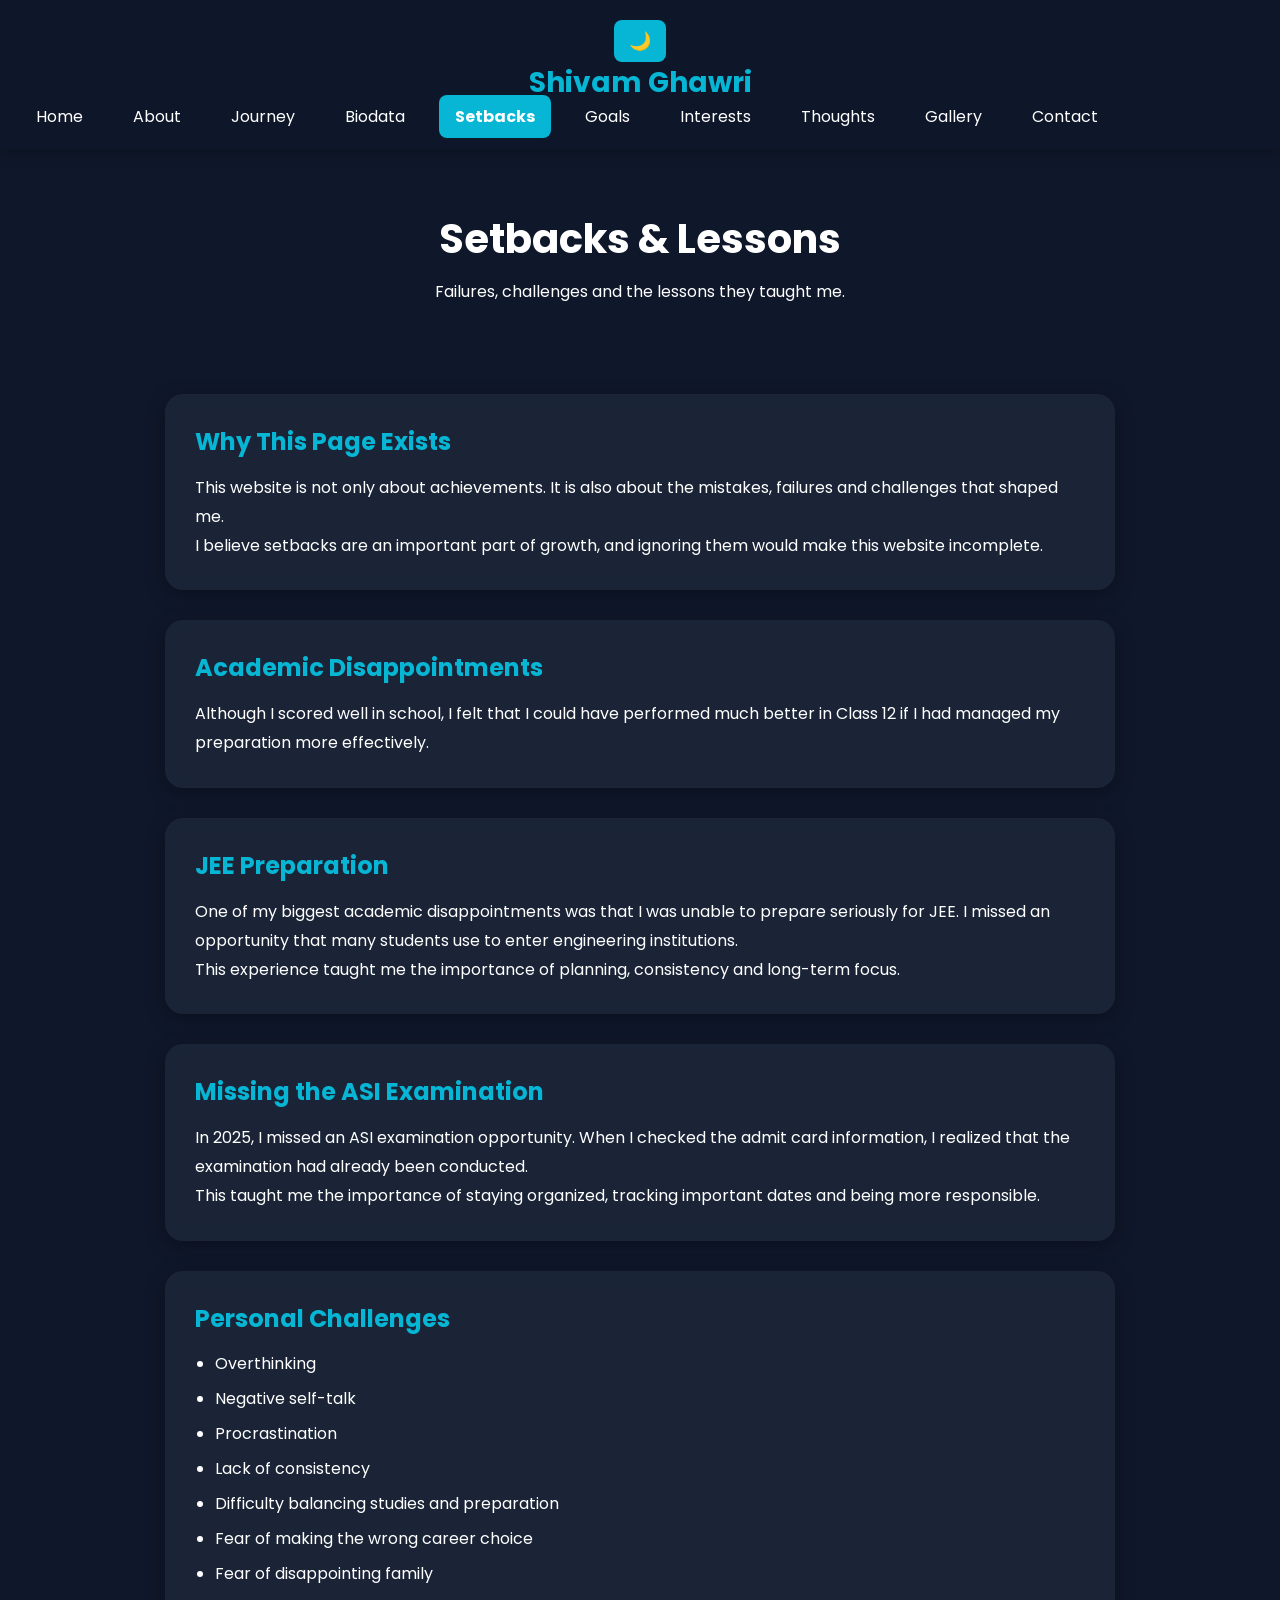
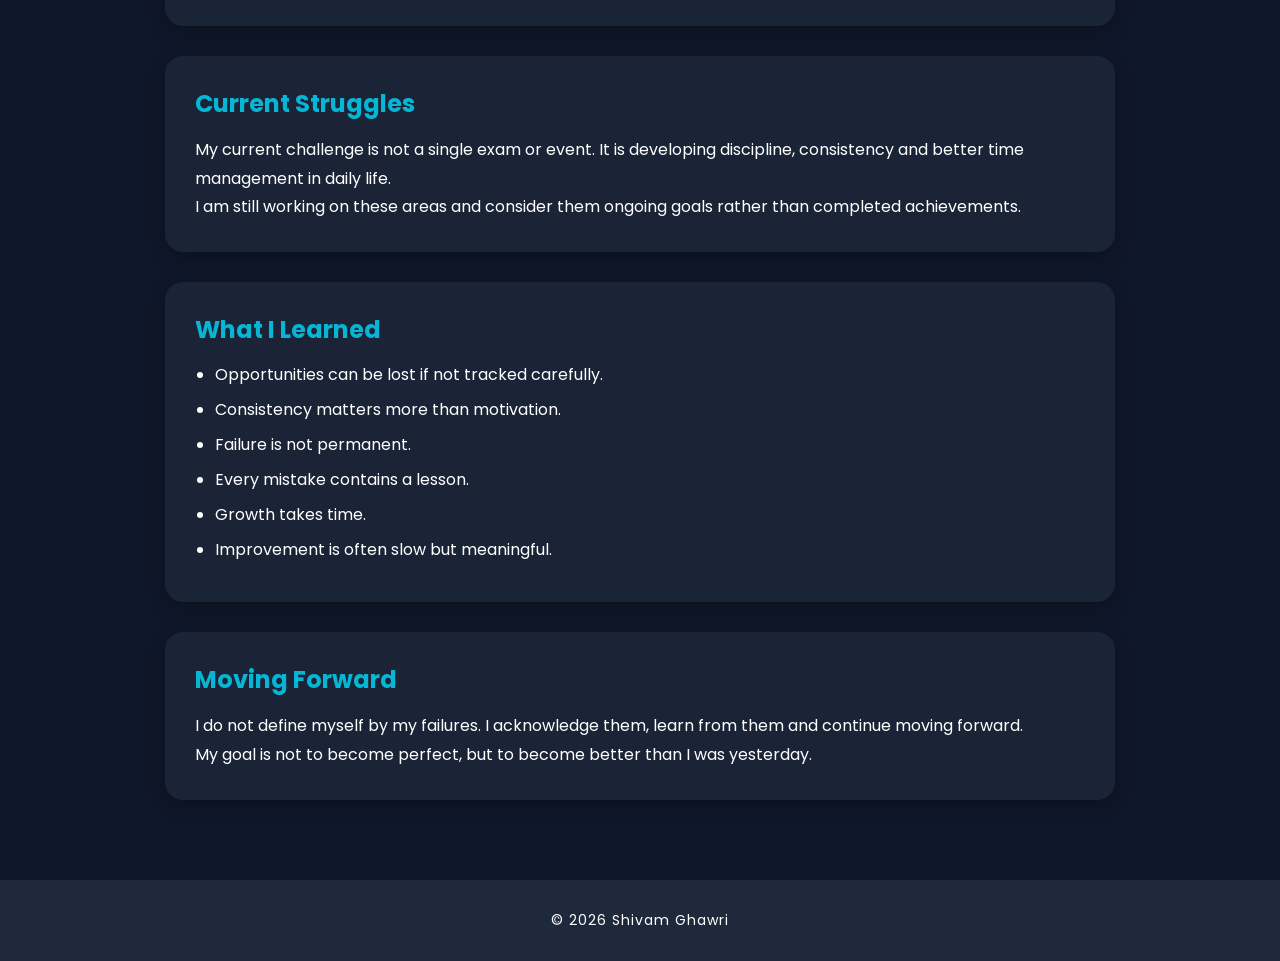
<file: setbacks.html>
<!DOCTYPE html>
<html lang="en">

<head>
  
  <meta charset="UTF-8">
  <meta name="viewport" content="width=device-width, initial-scale=1.0">
  
  <title>Setbacks & Lessons | Shivam Ghawri</title>
  <link rel="preconnect" href="https://fonts.googleapis.com">

<link rel="preconnect" href="https://fonts.gstatic.com" crossorigin>

<link href="https://fonts.googleapis.com/css2?family=Poppins:wght@300;400;500;600;700&display=swap" rel="stylesheet">
  
  <link rel="stylesheet" href="style.css">
  
</head>

<body>
  
  <nav class="navbar">
    <button id="themeToggle">
  🌙
</button>
    
    <h1 class="logo">
      Shivam Ghawri
    </h1>
    <button class="menu-btn" onclick="toggleMenu()">
  ☰
</button>
    
    <ul class="nav-links">
      
<li><a href="index.html">Home</a></li>

<li><a href="about.html">About</a></li>

<li><a href="journey.html">Journey</a></li>

<li><a href="biodata.html">Biodata</a></li>

<li><a href="setbacks.html">Setbacks</a></li>

<li><a href="goal.html">Goals</a></li>

<li><a href="interests.html">Interests</a></li>

<li><a href="thoughts.html">Thoughts</a></li>

<li><a href="gallery.html">Gallery</a></li>


<li><a href="contact.html">Contact</a></li>

      
    </ul>
    
  </nav>
  
  <section class="page-title">
    
    <h1>Setbacks & Lessons</h1>
    
    <p>
      Failures, challenges and the lessons they taught me.
    </p>
    
  </section>
  
  <section class="card">
    
    <h2>Why This Page Exists</h2>
    
    <p>
      This website is not only about achievements.
      It is also about the mistakes, failures and
      challenges that shaped me.
    </p>
    
    <p>
      I believe setbacks are an important part of growth,
      and ignoring them would make this website incomplete.
    </p>
    
  </section>
  
  <section class="card">
    
    <h2>Academic Disappointments</h2>
    
    <p>
      Although I scored well in school,
      I felt that I could have performed much better
      in Class 12 if I had managed my preparation
      more effectively.
    </p>
    
  </section>
  
  <section class="card">
    
    <h2>JEE Preparation</h2>
    
    <p>
      One of my biggest academic disappointments was
      that I was unable to prepare seriously for JEE.
      I missed an opportunity that many students use
      to enter engineering institutions.
    </p>
    
    <p>
      This experience taught me the importance of
      planning, consistency and long-term focus.
    </p>
    
  </section>
  
  <section class="card">
    
    <h2>Missing the ASI Examination</h2>
    
    <p>
      In 2025, I missed an ASI examination opportunity.
      When I checked the admit card information,
      I realized that the examination had already been conducted.
    </p>
    
    <p>
      This taught me the importance of staying organized,
      tracking important dates and being more responsible.
    </p>
    
  </section>
  
  <section class="card">
    
    <h2>Personal Challenges</h2>
    
    <ul>
      
      <li>Overthinking</li>
      
      <li>Negative self-talk</li>
      
      <li>Procrastination</li>
      
      <li>Lack of consistency</li>
      
      <li>Difficulty balancing studies and preparation</li>
      
      <li>Fear of making the wrong career choice</li>
      
      <li>Fear of disappointing family</li>
      
    </ul>
    
  </section>
  
  <section class="card">
    
    <h2>Current Struggles</h2>
    
    <p>
      My current challenge is not a single exam or event.
      It is developing discipline, consistency and better
      time management in daily life.
    </p>
    
    <p>
      I am still working on these areas and consider them
      ongoing goals rather than completed achievements.
    </p>
    
  </section>
  
  <section class="card">
    
    <h2>What I Learned</h2>
    
    <ul>
      
      <li>Opportunities can be lost if not tracked carefully.</li>
      
      <li>Consistency matters more than motivation.</li>
      
      <li>Failure is not permanent.</li>
      
      <li>Every mistake contains a lesson.</li>
      
      <li>Growth takes time.</li>
      
      <li>Improvement is often slow but meaningful.</li>
      
    </ul>
    
  </section>
  
  <section class="card">
    
    <h2>Moving Forward</h2>
    
    <p>
      I do not define myself by my failures.
      I acknowledge them, learn from them and continue moving forward.
    </p>
    
    <p>
      My goal is not to become perfect,
      but to become better than I was yesterday.
    </p>
    
  </section>
  
  <footer>
      <button id="topBtn">
    ↑
  </button>
    
    <p>
      © 2026 Shivam Ghawri
    </p>
    
  </footer>
  
  <script src="script.js"></script>
  
</body>

</html>
</file>
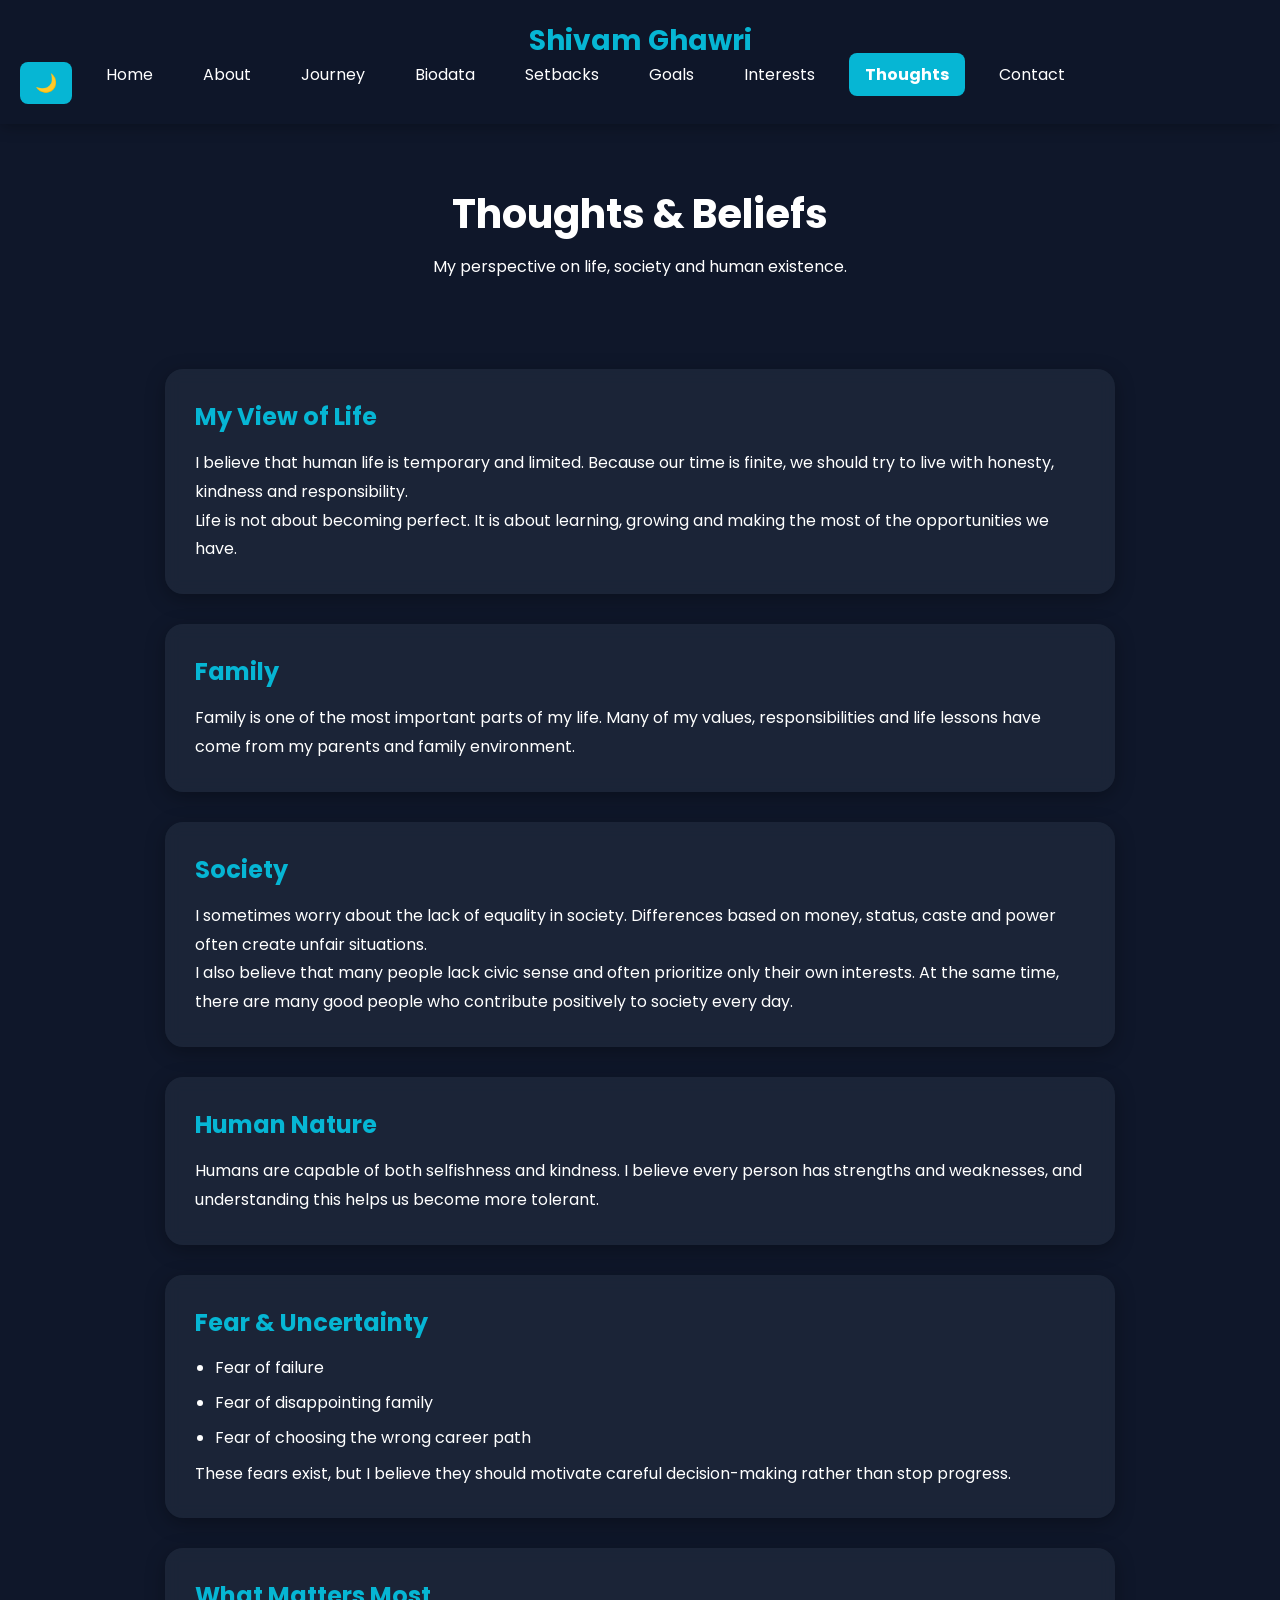
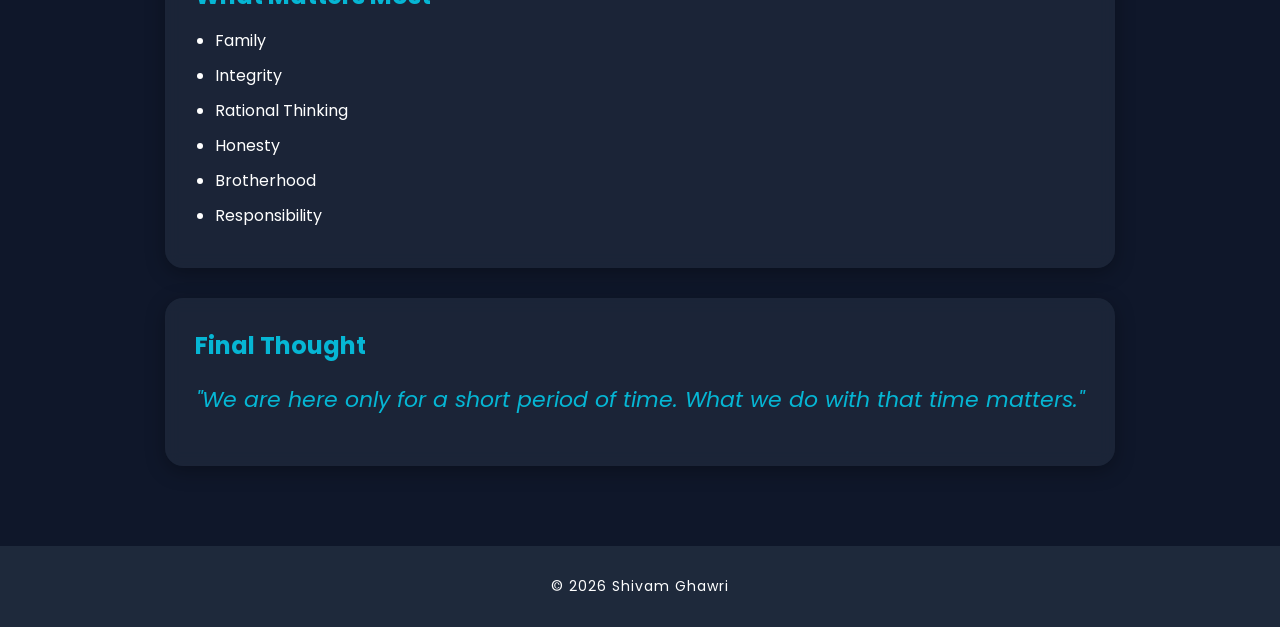
<file: thoughts.html>
<!DOCTYPE html>
<html lang="en">

<head>

<meta charset="UTF-8">
<meta name="viewport" content="width=device-width, initial-scale=1.0">

<title>Thoughts & Beliefs | Shivam Ghawri</title>
<link rel="preconnect" href="https://fonts.googleapis.com">

<link rel="preconnect" href="https://fonts.gstatic.com" crossorigin>

<link href="https://fonts.googleapis.com/css2?family=Poppins:wght@300;400;500;600;700&display=swap" rel="stylesheet">

<link rel="stylesheet" href="style.css">

</head>

<body>

<nav class="navbar">

<h1 class="logo">
Shivam Ghawri
</h1>
<button class="menu-btn" onclick="toggleMenu()">
  ☰
</button>

<ul class="nav-links">
  <button id="themeToggle">
  🌙
</button>

<li><a href="index.html">Home</a></li>
<li><a href="about.html">About</a></li>
<li><a href="journey.html">Journey</a></li>
<li><a href="biodata.html">Biodata</a></li>
<li><a href="setbacks.html">Setbacks</a></li>
<li><a href="goals.html">Goals</a></li>
<li><a href="interests.html">Interests</a></li>
<li><a href="thoughts.html">Thoughts</a></li>
<li><a href="contact.html">Contact</a></li>

</ul>

</nav>

<section class="page-title">

<h1>Thoughts & Beliefs</h1>

<p>
My perspective on life, society and human existence.
</p>

</section>

<section class="card">

<h2>My View of Life</h2>

<p>
I believe that human life is temporary and limited.
Because our time is finite, we should try to live with
honesty, kindness and responsibility.
</p>

<p>
Life is not about becoming perfect.
It is about learning, growing and making the most of
the opportunities we have.
</p>

</section>

<section class="card">

<h2>Family</h2>

<p>
Family is one of the most important parts of my life.
Many of my values, responsibilities and life lessons
have come from my parents and family environment.
</p>

</section>

<section class="card">

<h2>Society</h2>

<p>
I sometimes worry about the lack of equality in society.
Differences based on money, status, caste and power
often create unfair situations.
</p>

<p>
I also believe that many people lack civic sense and
often prioritize only their own interests.
At the same time, there are many good people who
contribute positively to society every day.
</p>

</section>

<section class="card">

<h2>Human Nature</h2>

<p>
Humans are capable of both selfishness and kindness.
I believe every person has strengths and weaknesses,
and understanding this helps us become more tolerant.
</p>

</section>

<section class="card">

<h2>Fear & Uncertainty</h2>

<ul>

<li>Fear of failure</li>

<li>Fear of disappointing family</li>

<li>Fear of choosing the wrong career path</li>

</ul>

<p>
These fears exist, but I believe they should motivate
careful decision-making rather than stop progress.
</p>

</section>

<section class="card">

<h2>What Matters Most</h2>

<ul>

<li>Family</li>

<li>Integrity</li>

<li>Rational Thinking</li>

<li>Honesty</li>

<li>Brotherhood</li>

<li>Responsibility</li>

</ul>

</section>

<section class="card">

<h2>Final Thought</h2>

<blockquote>

"We are here only for a short period of time.
What we do with that time matters."

</blockquote>

</section>

<footer>
    <button id="topBtn">
    ↑
  </button>

<p>
© 2026 Shivam Ghawri
</p>

</footer>

<script src="script.js"></script>

</body>
</html>
</file>
<file: style.css>
html {
  scroll-behavior: smooth;
}
* {
  margin: 0;
  padding: 0;
  box-sizing: border-box;
}

body {
  background: #0F172A;
  color: white;
  font-family: 'Poppins', sans-serif;
}

.navbar{

position:sticky;

top:0;

z-index:1000;

background:rgba(15,23,42,0.95);

backdrop-filter:blur(10px);

padding:20px;

text-align:center;

box-shadow:0 2px 15px rgba(0,0,0,0.3);

}
.logo {
  font-size: 28px;
  font-weight: bold;
  color: #06B6D4;
}

.nav-links {
  display: flex;
  gap: 18px;
  list-style: none;
  flex-wrap: wrap;
}

.nav-links a {
  text-decoration: none;
  color: white;
  
  padding: 10px 16px;
  
  border-radius: 8px;
  
  transition: 0.3s ease;
}

.nav-links a:hover {
  background: #06B6D4;
  transform: translateY(-2px);
}

.hero{

min-height:80vh;

display:flex;
flex-direction:column;

justify-content:center;
align-items:center;

text-align:center;

padding:20px;

background:
linear-gradient(
135deg,
#0F172A,
#1E293B,
#334155
);

}

.hero h2 {
  
  font-size: 50px;
  
  margin-bottom: 20px;
  
  color: #06B6D4;

text-shadow:
0 0 5px #06B6D4,
0 0 10px #06B6D4;
  
}

.hero p {
  
  font-size: 18px;
  
  max-width: 800px;
  
  line-height: 1.8;
  
}

.btn {
  
  display: inline-block;
  
  margin-top: 30px;
  
  padding: 15px 30px;
  
  background: #06B6D4;
  
  color: white;
  
  font-weight: bold;
  
  border-radius: 10px;
  
  text-decoration: none;
  
  transition: 0.3s;
  
}
.btn:hover {
  
  transform: scale(1.05);
  
  background: #0891B2;
  
}

footer {
  
  text-align: center;
  
  padding: 30px;
  
  background: #1E293B;
  
  margin-top: 80px;
  
  font-size: 14px;
  
  letter-spacing: 1px;
  
}
.page-title {
  text-align: center;
  padding: 60px 20px;
}

.page-title h1 {
  font-size: 40px;
  margin-bottom: 10px;
}

.card {
  
  width: 90%;
  max-width: 950px;
  
  margin: 30px auto;
  
  padding: 30px;
  
  background: rgba(30, 41, 59, 0.8);
  
  border-radius: 18px;
  
  backdrop-filter: blur(8px);
  
  box-shadow: 0 5px 20px rgba(0, 0, 0, 0.3);
  
  transition: 0.3s;
  
}
.card:hover {
  
  transform: translateY(-5px);
  
}

.card h2 {
  color: #06B6D4;
  margin-bottom: 15px;
}

.card p {
  line-height: 1.8;
}

.card ul {
  padding-left: 20px;
}

.card li {
  margin-bottom: 10px;
}

blockquote {
  font-style: italic;
  font-size: 22px;
  text-align: center;
  margin: 20px 0;
  color: #06B6D4;
}
.biodata-table {
  width: 100%;
  border-collapse: collapse;
}

.biodata-table td {
  padding: 12px;
  border-bottom: 1px solid #334155;
}

.biodata-table td:first-child {
  font-weight: bold;
  width: 40%;
  color: #06B6D4;
}
.gallery-container {
  display: flex;
  flex-wrap: wrap;
  justify-content: center;
  gap: 25px;
  padding: 40px 20px;
}

.gallery-item {
  background: #1E293B;
  padding: 15px;
  border-radius: 12px;
  width: 280px;
  text-align: center;
  transition: 0.3s;
}



.gallery-item:hover{

transform:
translateY(-8px)
scale(1.03);

}

.gallery-item img {
  width: 100%;
  height: 250px;
  object-fit: cover;
  border-radius: 10px;
}

.gallery-item h3 {
  margin-top: 10px;
  color: #06B6D4;
}
.contact-container {
  display: flex;
  flex-wrap: wrap;
  justify-content: center;
  gap: 25px;
  padding: 40px 20px;
}

.contact-card {
  background: #1E293B;
  padding: 25px;
  width: 300px;
  border-radius: 12px;
  text-align: center;
  transition: 0.3s;
}

.contact-card:hover {
  transform: translateY(-5px);
}

.contact-card h2 {
  margin-bottom: 15px;
  color: #06B6D4;
}

.contact-card a {
  color: white;
  text-decoration: none;
  word-break: break-word;
}

.contact-card p {
  line-height: 1.6;
}
@media(max-width:768px) {
  
  .navbar {
    flex-direction: column;
  }
  
  .logo {
    margin-bottom: 15px;
  }
  
  .nav-links {
    justify-content: center;
  }
  
}
#topBtn{

display:none;

position:fixed;

bottom:20px;

right:20px;

z-index:999;

background:#06B6D4;

color:white;

border:none;

padding:15px 18px;

border-radius:50%;

cursor:pointer;

font-size:20px;

box-shadow:0 4px 10px rgba(0,0,0,0.3);

transition:0.3s;
}

#topBtn:hover{

background:#0891B2;

transform:scale(1.1);

}
.nav-links a.active {
  
  background: #06B6D4;
  
  color: white;
  
  font-weight: bold;
  
}
.card {
  
  opacity: 0;
  
  transform: translateY(40px);
  
  transition: all 0.8s ease;
  
}

.card.show {
  
  opacity: 1;
  
  transform: translateY(0);
  
}
#themeToggle {
  background: #06B6D4;
  border: none;
  padding: 10px 15px;
  border-radius: 8px;
  cursor: pointer;
  font-size: 18px;
}

.light-mode {
  background: #F8FAFC;
  color: #0F172A;
}

.light-mode .navbar {
  background: #E2E8F0;
}

.light-mode .card {
  background: #FFFFFF;
  color: #0F172A;
}

.light-mode footer {
  background: #E2E8F0;
  color: #0F172A;
}

.light-mode .contact-card,
.light-mode .gallery-item {
  background: #FFFFFF;
  color: #0F172A;
}
.menu-btn{
display:none;

background:#06B6D4;
color:white;

border:none;

padding:10px 15px;

font-size:22px;

border-radius:8px;

cursor:pointer;
}
@media(max-width:768px){

.menu-btn{
display:block;
margin-bottom:15px;
}

.nav-links{

display:none;

flex-direction:column;

width:100%;

text-align:center;

gap:12px;

}

.nav-links.show{
display:flex;
}

}
#lightbox{

display:none;

position:fixed;

top:0;
left:0;

width:100%;
height:100%;

background:rgba(0,0,0,0.9);

z-index:9999;

justify-content:center;
align-items:center;

}

#lightboxImg{

max-width:90%;
max-height:90%;

border-radius:10px;

}

#closeLightbox{

position:absolute;

top:20px;
right:30px;

font-size:35px;

cursor:pointer;

color:white;

}
</file>
